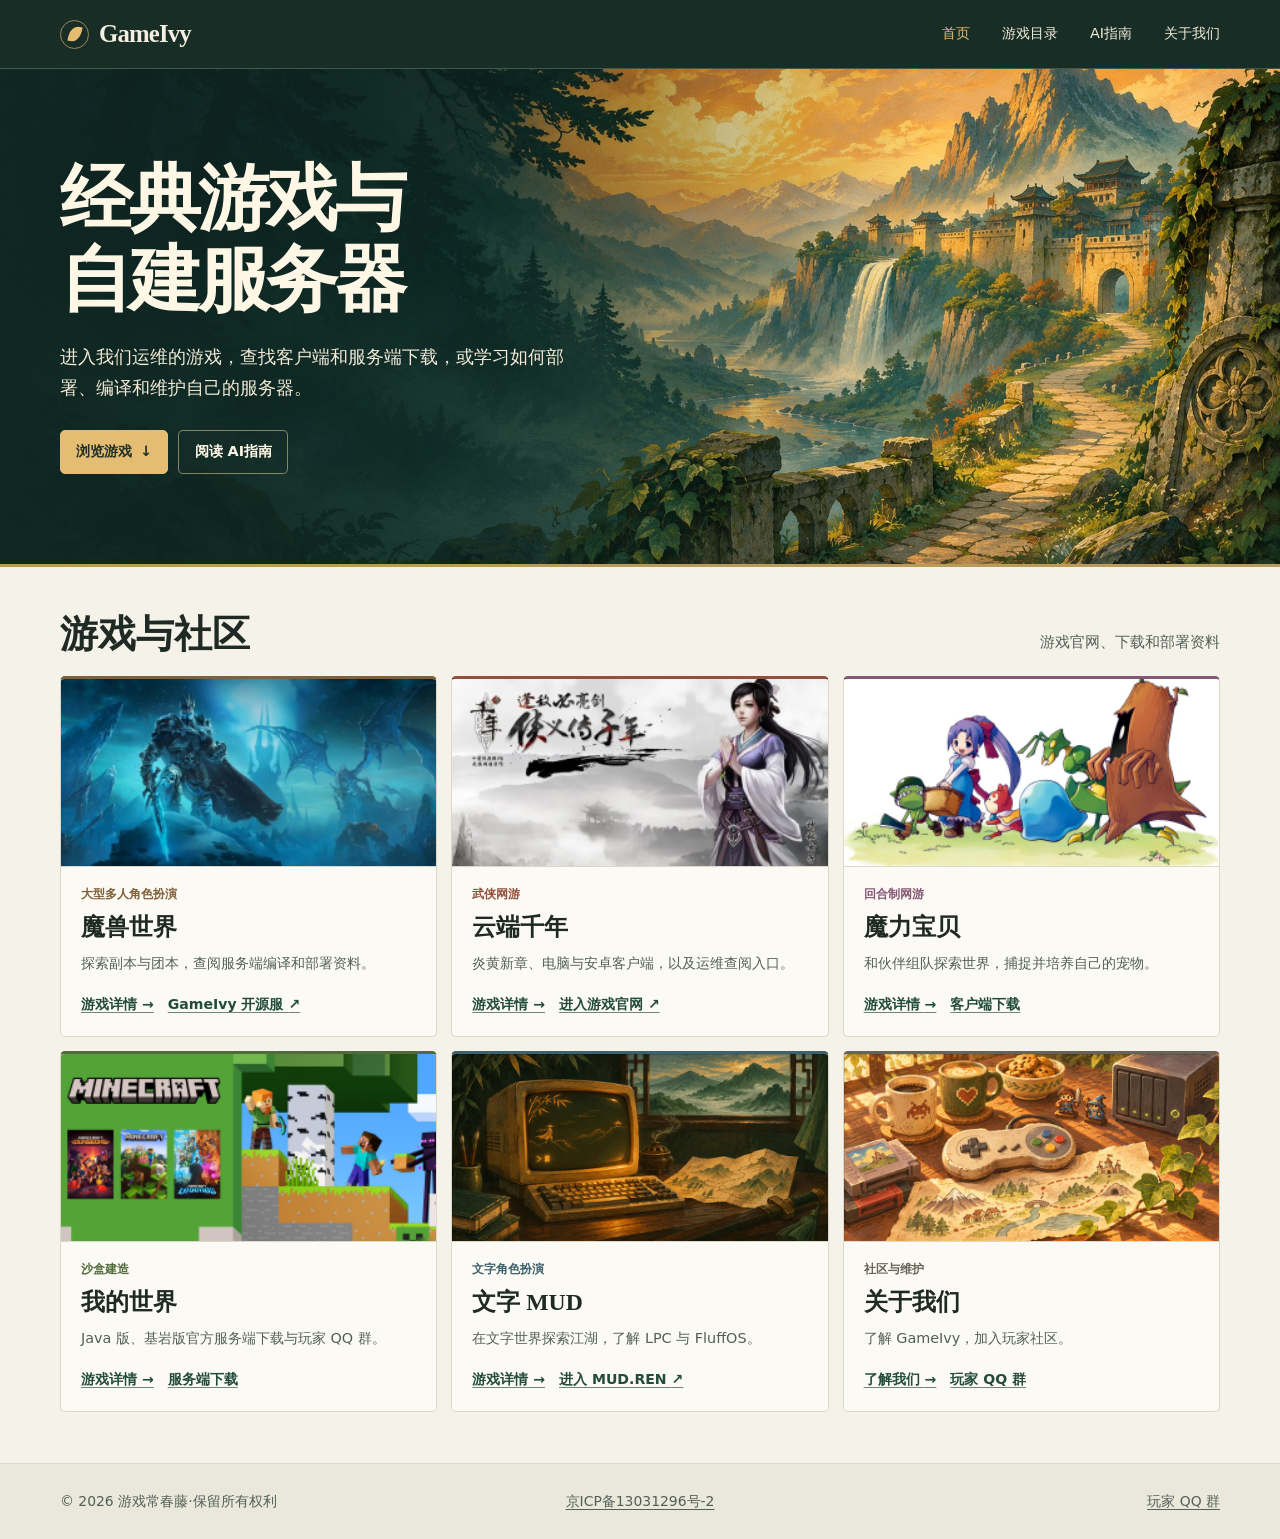
<file: index.html>
<!doctype html>
<html lang="zh-CN">
<head>
  <meta charset="utf-8">
  <meta name="viewport" content="width=device-width, initial-scale=1">
  <meta name="description" content="GameIvy 汇集魔兽世界、云端千年、魔力宝贝、我的世界与文字 MUD 的游戏入口、下载、社区和 AI指南。">
  <title>GameIvy · 经典游戏与自建服务器</title>
  <link rel="stylesheet" href="./gameivy.css">
  </head>
<body>
  <a class="skip" href="#main">跳至主要内容</a>
  <header class="site-header">
    <div class="wrap site-bar">
      <a class="brand" href="./" aria-label="GameIvy 首页"><span class="brand-mark" aria-hidden="true"></span>GameIvy</a>
      <nav class="site-nav" aria-label="主导航">
        <a href="./" aria-current="page">首页</a>
        <a href="./#games">游戏目录</a>
        <a href="./ai.html">AI指南</a>
        <a href="./about.html">关于我们</a>
      </nav>
    </div>
  </header>
  <main id="main">
    <section class="hero" aria-labelledby="hero-title">
      <div class="wrap hero-inner">
        <h1 id="hero-title">经典游戏与<br>自建服务器</h1>
        <p>进入我们运维的游戏，查找客户端和服务端下载，或学习如何部署、编译和维护自己的服务器。</p>
        <div class="actions">
          <a class="button" href="#games">浏览游戏 <span aria-hidden="true">↓</span></a>
          <a class="button secondary" href="./ai.html">阅读 AI指南</a>
        </div>
      </div>
    </section>
    <section class="wrap home-section" id="games" aria-labelledby="games-title">
      <div class="section-heading">
        <h2 id="games-title">游戏与社区</h2>
        <p>游戏官网、下载和部署资料</p>
      </div>
      <div class="module-grid">
        <article class="module-card wow">
          <img class="module-card-image" src="./wow.png" width="300" height="150" alt="" decoding="async">
          <div class="module-card-body">
            <div class="world-type">大型多人角色扮演</div>
            <h3>魔兽世界</h3>
            <p>探索副本与团本，查阅服务端编译和部署资料。</p>
            <div class="card-links">
              <a class="text-link" href="./wow.html" aria-label="游戏详情 · 魔兽世界">游戏详情 <span aria-hidden="true">→</span></a>
              <a class="text-link" href="https://wow.gameivy.com/" aria-label="魔兽世界 · GameIvy 开源服" target="_blank" rel="noopener">GameIvy 开源服 <span aria-hidden="true">↗</span></a>
            </div>
          </div>
        </article>
        <article class="module-card thousand">
          <img class="module-card-image" src="./1000y.png" width="300" height="150" alt="" decoding="async">
          <div class="module-card-body">
            <div class="world-type">武侠网游</div>
            <h3>云端千年</h3>
            <p>炎黄新章、电脑与安卓客户端，以及运维查阅入口。</p>
            <div class="card-links">
              <a class="text-link" href="./1000y.html" aria-label="游戏详情 · 云端千年">游戏详情 <span aria-hidden="true">→</span></a>
              <a class="text-link" href="https://1000y.gameivy.com/" aria-label="云端千年 · 进入游戏官网" target="_blank" rel="noopener">进入游戏官网 <span aria-hidden="true">↗</span></a>
            </div>
          </div>
        </article>
        <article class="module-card crossgate">
          <img class="module-card-image" src="./crossgate.png" width="300" height="150" alt="" decoding="async">
          <div class="module-card-body">
            <div class="world-type">回合制网游</div>
            <h3>魔力宝贝</h3>
            <p>和伙伴组队探索世界，捕捉并培养自己的宠物。</p>
            <div class="card-links">
              <a class="text-link" href="./crossgate.html" aria-label="游戏详情 · 魔力宝贝">游戏详情 <span aria-hidden="true">→</span></a>
              <a class="text-link" href="./crossgate.html#downloads" aria-label="魔力宝贝 · 客户端下载">客户端下载</a>
            </div>
          </div>
        </article>
        <article class="module-card minecraft">
          <img class="module-card-image" src="./minecraft.png" width="300" height="150" alt="" decoding="async" loading="lazy">
          <div class="module-card-body">
            <div class="world-type">沙盒建造</div>
            <h3>我的世界</h3>
            <p>Java 版、基岩版官方服务端下载与玩家 QQ 群。</p>
            <div class="card-links">
              <a class="text-link" href="./minecraft.html" aria-label="游戏详情 · 我的世界">游戏详情 <span aria-hidden="true">→</span></a>
              <a class="text-link" href="./minecraft.html#downloads" aria-label="我的世界 · 服务端下载">服务端下载</a>
            </div>
          </div>
        </article>
        <article class="module-card mud">
          <img class="module-card-image" src="./mud-card.jpg" width="800" height="400" alt="" decoding="async" loading="lazy">
          <div class="module-card-body">
            <div class="world-type">文字角色扮演</div>
            <h3>文字 MUD</h3>
            <p>在文字世界探索江湖，了解 LPC 与 FluffOS。</p>
            <div class="card-links">
              <a class="text-link" href="./mud.html" aria-label="游戏详情 · 文字 MUD">游戏详情 <span aria-hidden="true">→</span></a>
              <a class="text-link" href="https://mud.ren" aria-label="文字 MUD · 进入 MUD.REN" target="_blank" rel="noopener">进入 MUD.REN <span aria-hidden="true">↗</span></a>
            </div>
          </div>
        </article>
        <article class="module-card about">
          <img class="module-card-image" src="./about-card.jpg" width="800" height="400" alt="" decoding="async" loading="lazy">
          <div class="module-card-body">
            <div class="world-type">社区与维护</div>
            <h3>关于我们</h3>
            <p>了解 GameIvy，加入玩家社区。</p>
            <div class="card-links">
              <a class="text-link" href="./about.html" aria-label="了解我们 · GameIvy">了解我们 <span aria-hidden="true">→</span></a>
              <a class="text-link" href="./about.html#community" aria-label="关于我们 · 玩家 QQ 群">玩家 QQ 群</a>
            </div>
          </div>
        </article>
      </div>
    </section>
  </main>

  <footer class="site-footer">
    <div class="wrap footer-inner">
      <span>© 2026 游戏常春藤·保留所有权利</span>
      <a href="https://beian.miit.gov.cn/" target="_blank" rel="noopener">京ICP备13031296号-2</a>
      <a class="footer-community" href="./about.html#community">玩家 QQ 群</a>
    </div>
  </footer>
</body>
</html>
</file>
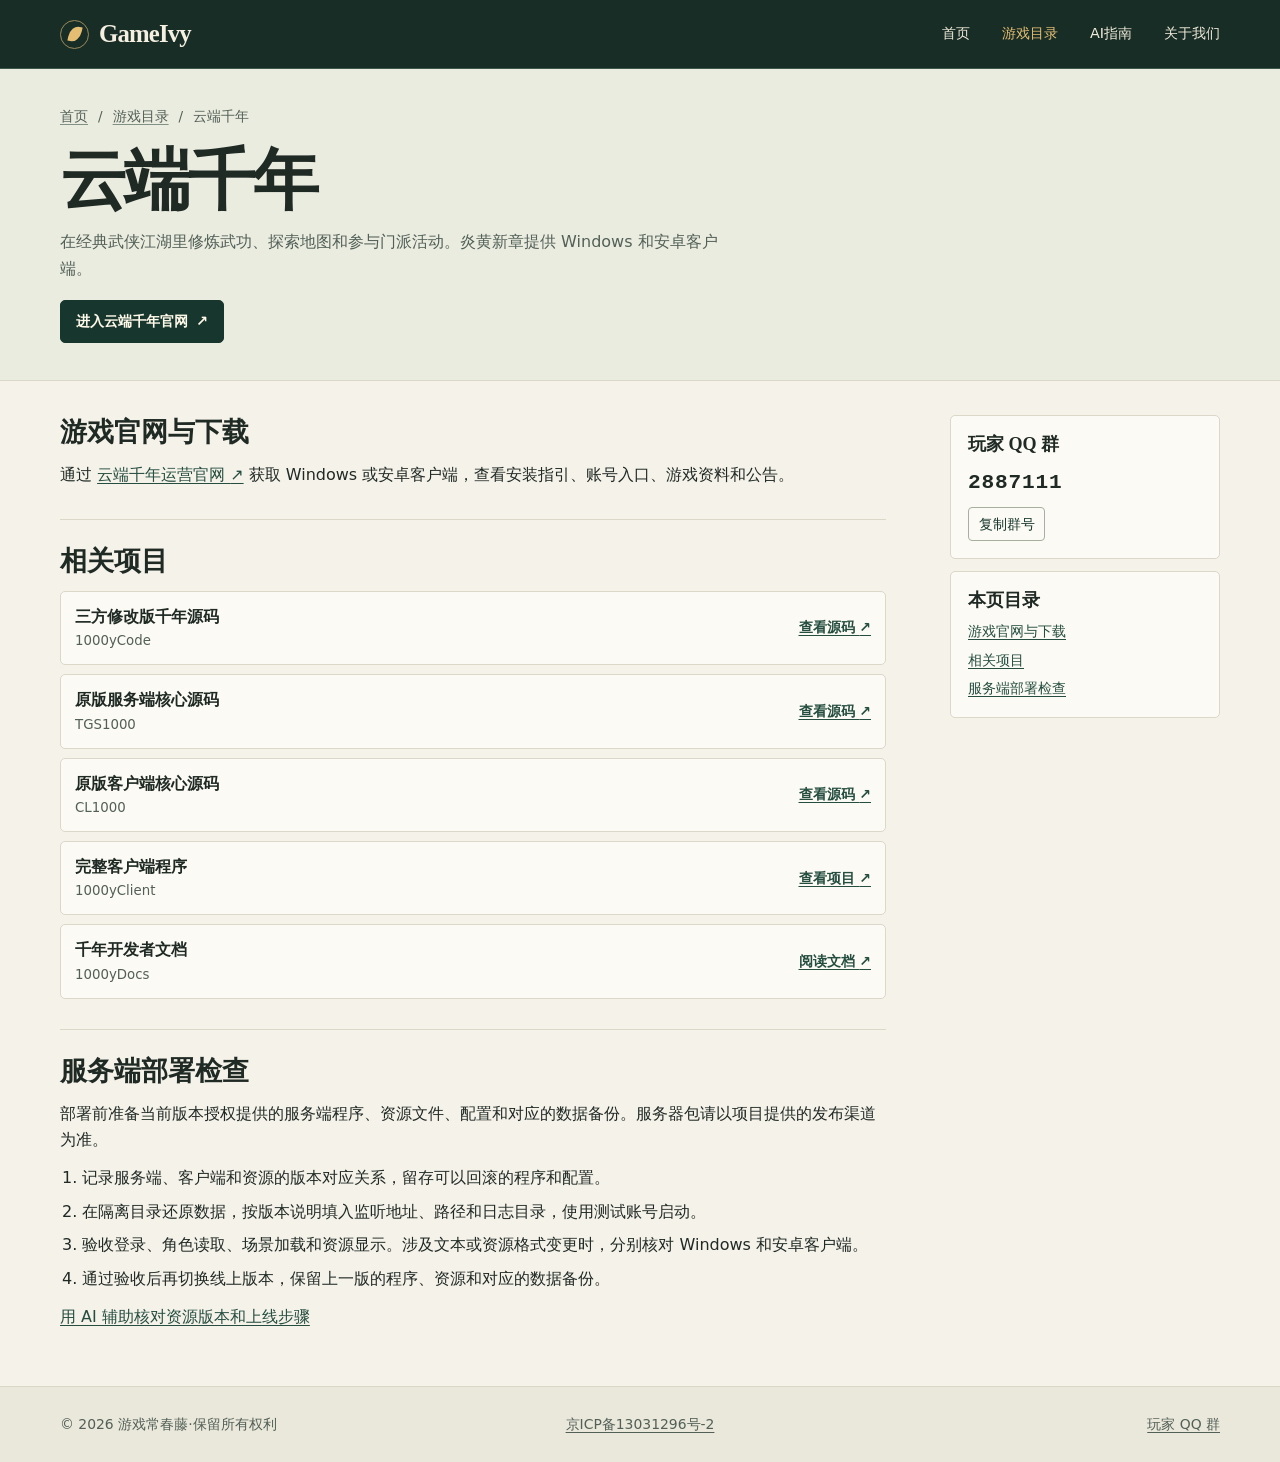
<file: 1000y.html>
<!doctype html>
<html lang="zh-CN">
<head>
  <meta charset="utf-8">
  <meta name="viewport" content="width=device-width, initial-scale=1">
  <meta name="description" content="云端千年炎黄新章运营官网、客户端入口、部署检查与 QQ 群。">
  <title>云端千年 · GameIvy</title>
  <link rel="stylesheet" href="./gameivy.css">
  <script src="./gameivy.js" defer></script>
</head>
<body>
  <a class="skip" href="#main">跳至主要内容</a>
  <header class="site-header">
    <div class="wrap site-bar">
      <a class="brand" href="./" aria-label="GameIvy 首页"><span class="brand-mark" aria-hidden="true"></span>GameIvy</a>
      <nav class="site-nav" aria-label="主导航">
        <a href="./">首页</a>
        <a href="./#games" aria-current="true">游戏目录</a>
        <a href="./ai.html">AI指南</a>
        <a href="./about.html">关于我们</a>
      </nav>
    </div>
  </header>

  <main id="main">
    <div class="article-head">
      <div class="wrap">
        <nav class="breadcrumbs" aria-label="当前位置"><a href="./">首页</a><span aria-hidden="true">/</span><a href="./#games">游戏目录</a><span aria-hidden="true">/</span><span aria-current="page">云端千年</span></nav>
        <h1>云端千年</h1>
        <p>在经典武侠江湖里修炼武功、探索地图和参与门派活动。炎黄新章提供 Windows 和安卓客户端。</p>
        <div class="actions"><a href="https://1000y.gameivy.com/" class="button" target="_blank" rel="noopener">进入云端千年官网 <span aria-hidden="true">↗</span></a></div>
      </div>
    </div>
    <div class="wrap article-layout">
      <article class="article">
        <section id="play">
          <h2>游戏官网与下载</h2>
          <p>通过 <a href="https://1000y.gameivy.com/" target="_blank" rel="noopener">云端千年运营官网 <span aria-hidden="true">↗</span></a> 获取 Windows 或安卓客户端，查看安装指引、账号入口、游戏资料和公告。</p>
        </section>
        <section id="projects">
          <h2>相关项目</h2>
          <div class="download-list">
            <div class="download">
              <div><strong>三方修改版千年源码</strong><small>1000yCode</small></div>
              <a href="https://github.com/oiuv/1000yCode.git" aria-label="查看源码 · 1000yCode" target="_blank" rel="noopener">查看源码 <span aria-hidden="true">↗</span></a>
            </div>
            <div class="download">
              <div><strong>原版服务端核心源码</strong><small>TGS1000</small></div>
              <a href="https://github.com/oiuv/TGS1000.git" aria-label="查看源码 · TGS1000" target="_blank" rel="noopener">查看源码 <span aria-hidden="true">↗</span></a>
            </div>
            <div class="download">
              <div><strong>原版客户端核心源码</strong><small>CL1000</small></div>
              <a href="https://github.com/oiuv/CL1000.git" aria-label="查看源码 · CL1000" target="_blank" rel="noopener">查看源码 <span aria-hidden="true">↗</span></a>
            </div>
            <div class="download">
              <div><strong>完整客户端程序</strong><small>1000yClient</small></div>
              <a href="https://github.com/oiuv/1000yClient.git" aria-label="查看项目 · 1000yClient" target="_blank" rel="noopener">查看项目 <span aria-hidden="true">↗</span></a>
            </div>
            <div class="download">
              <div><strong>千年开发者文档</strong><small>1000yDocs</small></div>
              <a href="https://github.com/oiuv/1000yDocs.git" aria-label="阅读文档 · 1000yDocs" target="_blank" rel="noopener">阅读文档 <span aria-hidden="true">↗</span></a>
            </div>
          </div>
        </section>
        <section id="deploy">
          <h2>服务端部署检查</h2>
          <p>部署前准备当前版本授权提供的服务端程序、资源文件、配置和对应的数据备份。服务器包请以项目提供的发布渠道为准。</p>
          <ol>
            <li>记录服务端、客户端和资源的版本对应关系，留存可以回滚的程序和配置。</li>
            <li>在隔离目录还原数据，按版本说明填入监听地址、路径和日志目录，使用测试账号启动。</li>
            <li>验收登录、角色读取、场景加载和资源显示。涉及文本或资源格式变更时，分别核对 Windows 和安卓客户端。</li>
            <li>通过验收后再切换线上版本，保留上一版的程序、资源和对应的数据备份。</li>
          </ol>
          <p><a href="./ai.html#maintenance">用 AI 辅助核对资源版本和上线步骤</a></p>
        </section>
      </article>
      <aside class="sidebar">
        <section class="side-panel" aria-labelledby="chat-title">
        <h2 id="chat-title">玩家 QQ 群</h2>
        <span class="qq-number" id="qq-group">2887111</span>
        <button class="copy" type="button" data-copy-qq="qq-group" hidden>复制群号</button>
        <span class="copy-status" role="status"></span>
      </section>
        <nav class="side-panel" aria-label="本页目录">
        <h2>本页目录</h2>
        <ul class="jump-list">
          <li><a href="#play">游戏官网与下载</a></li>
          <li><a href="#projects">相关项目</a></li>
          <li><a href="#deploy">服务端部署检查</a></li>
        </ul>
      </nav>
      </aside>
    </div>
  </main>

  <footer class="site-footer">
    <div class="wrap footer-inner">
      <span>© 2026 游戏常春藤·保留所有权利</span>
      <a href="https://beian.miit.gov.cn/" target="_blank" rel="noopener">京ICP备13031296号-2</a>
      <a class="footer-community" href="./about.html#community">玩家 QQ 群</a>
    </div>
  </footer>
</body>
</html>
</file>
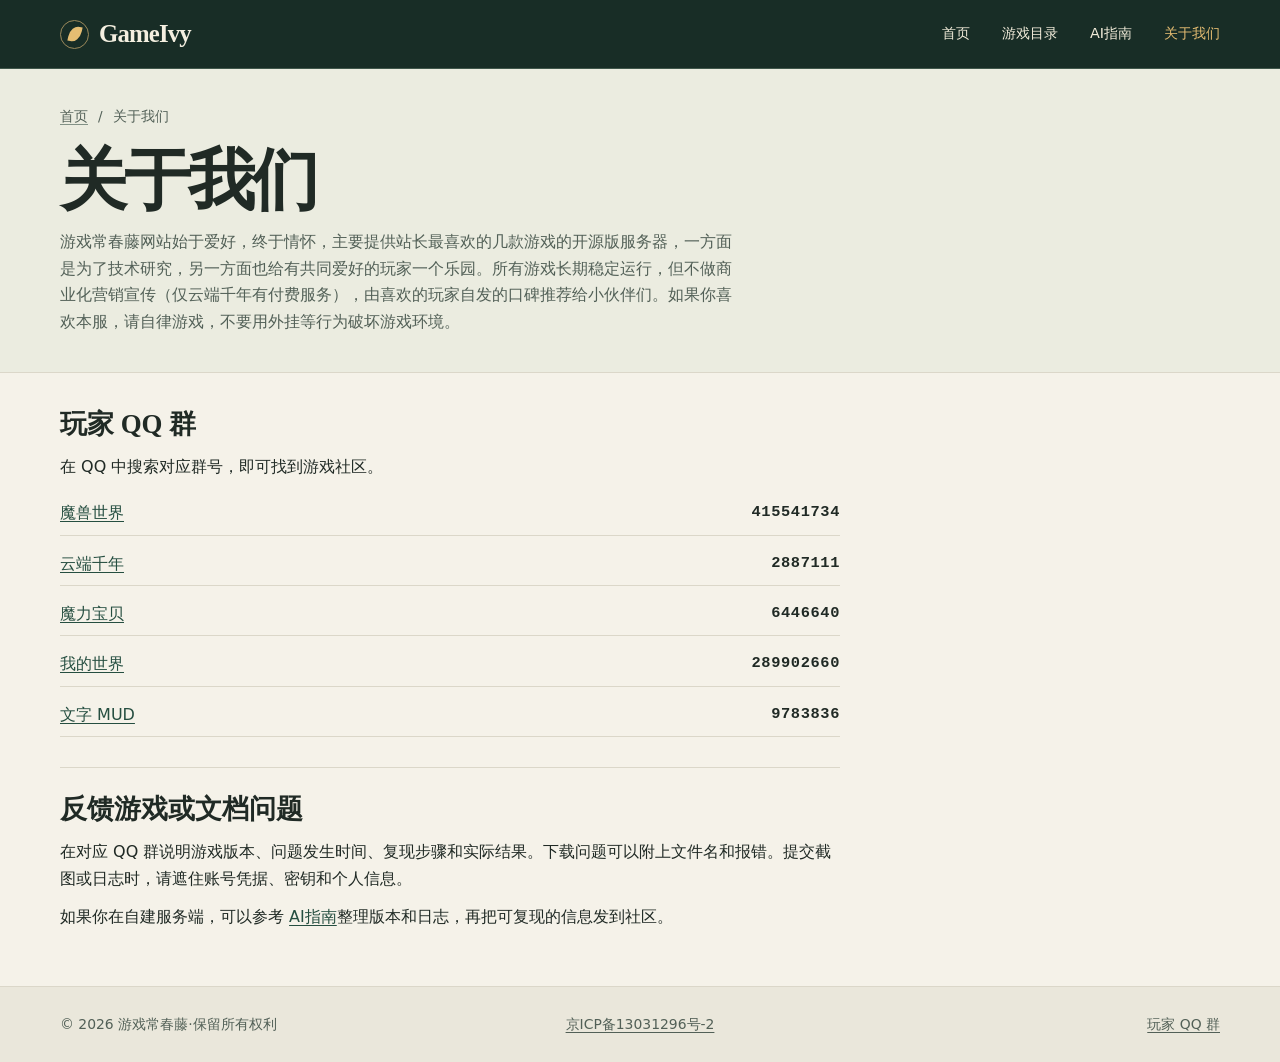
<file: about.html>
<!doctype html>
<html lang="zh-CN">
<head>
  <meta charset="utf-8">
  <meta name="viewport" content="width=device-width, initial-scale=1">
  <meta name="description" content="GameIvy 汇集我们运维的游戏入口、下载和技术资料，也为自建服务端的开发者提供部署和维护参考。">
  <title>关于我们 · GameIvy</title>
  <link rel="stylesheet" href="/gameivy.css">
</head>
<body>
  <a class="skip" href="#main">跳至主要内容</a>
  <header class="site-header">
    <div class="wrap site-bar">
      <a class="brand" href="/" aria-label="GameIvy 首页"><span class="brand-mark" aria-hidden="true"></span>GameIvy</a>
      <nav class="site-nav" aria-label="主导航">
        <a href="/">首页</a>
        <a href="/#games">游戏目录</a>
        <a href="/ai.html">AI指南</a>
        <a href="/about.html" aria-current="page">关于我们</a>
      </nav>
    </div>
  </header>
  <main id="main">
    <div class="article-head">
      <div class="wrap">
        <nav class="breadcrumbs" aria-label="当前位置"><a href="/">首页</a><span aria-hidden="true">/</span><span aria-current="page">关于我们</span></nav>
        <h1>关于我们</h1>
        <p>游戏常春藤网站始于爱好，终于情怀，主要提供站长最喜欢的几款游戏的开源版服务器，一方面是为了技术研究，另一方面也给有共同爱好的玩家一个乐园。所有游戏长期稳定运行，但不做商业化营销宣传（仅云端千年有付费服务），由喜欢的玩家自发的口碑推荐给小伙伴们。如果你喜欢本服，请自律游戏，不要用外挂等行为破坏游戏环境。</p>
      </div>
    </div>
    <div class="wrap article-layout solo">
      <article class="article">
        <section id="community">
          <h2>玩家 QQ 群</h2>
          <p>在 QQ 中搜索对应群号，即可找到游戏社区。</p>
          <ul class="community-links">
            <li><a href="/wow.html">魔兽世界</a><span class="qq-number">415541734</span></li>
            <li><a href="/1000y.html">云端千年</a><span class="qq-number">2887111</span></li>
            <li><a href="/crossgate.html">魔力宝贝</a><span class="qq-number">6446640</span></li>
            <li><a href="/minecraft.html">我的世界</a><span class="qq-number">289902660</span></li>
            <li><a href="/mud.html">文字 MUD</a><span class="qq-number">9783836</span></li>
          </ul>
        </section>
        <section id="feedback">
          <h2>反馈游戏或文档问题</h2>
          <p>在对应 QQ 群说明游戏版本、问题发生时间、复现步骤和实际结果。下载问题可以附上文件名和报错。提交截图或日志时，请遮住账号凭据、密钥和个人信息。</p>
          <p>如果你在自建服务端，可以参考 <a href="/ai.html">AI指南</a>整理版本和日志，再把可复现的信息发到社区。</p>
        </section>
      </article>
    </div>
  </main>
  <footer class="site-footer">
    <div class="wrap footer-inner">
      <span>© 2026 游戏常春藤·保留所有权利</span>
      <a href="https://beian.miit.gov.cn/" target="_blank" rel="noopener">京ICP备13031296号-2</a>
      <a class="footer-community" href="/about.html#community">玩家 QQ 群</a>
    </div>
  </footer>
</body>
</html>
</file>
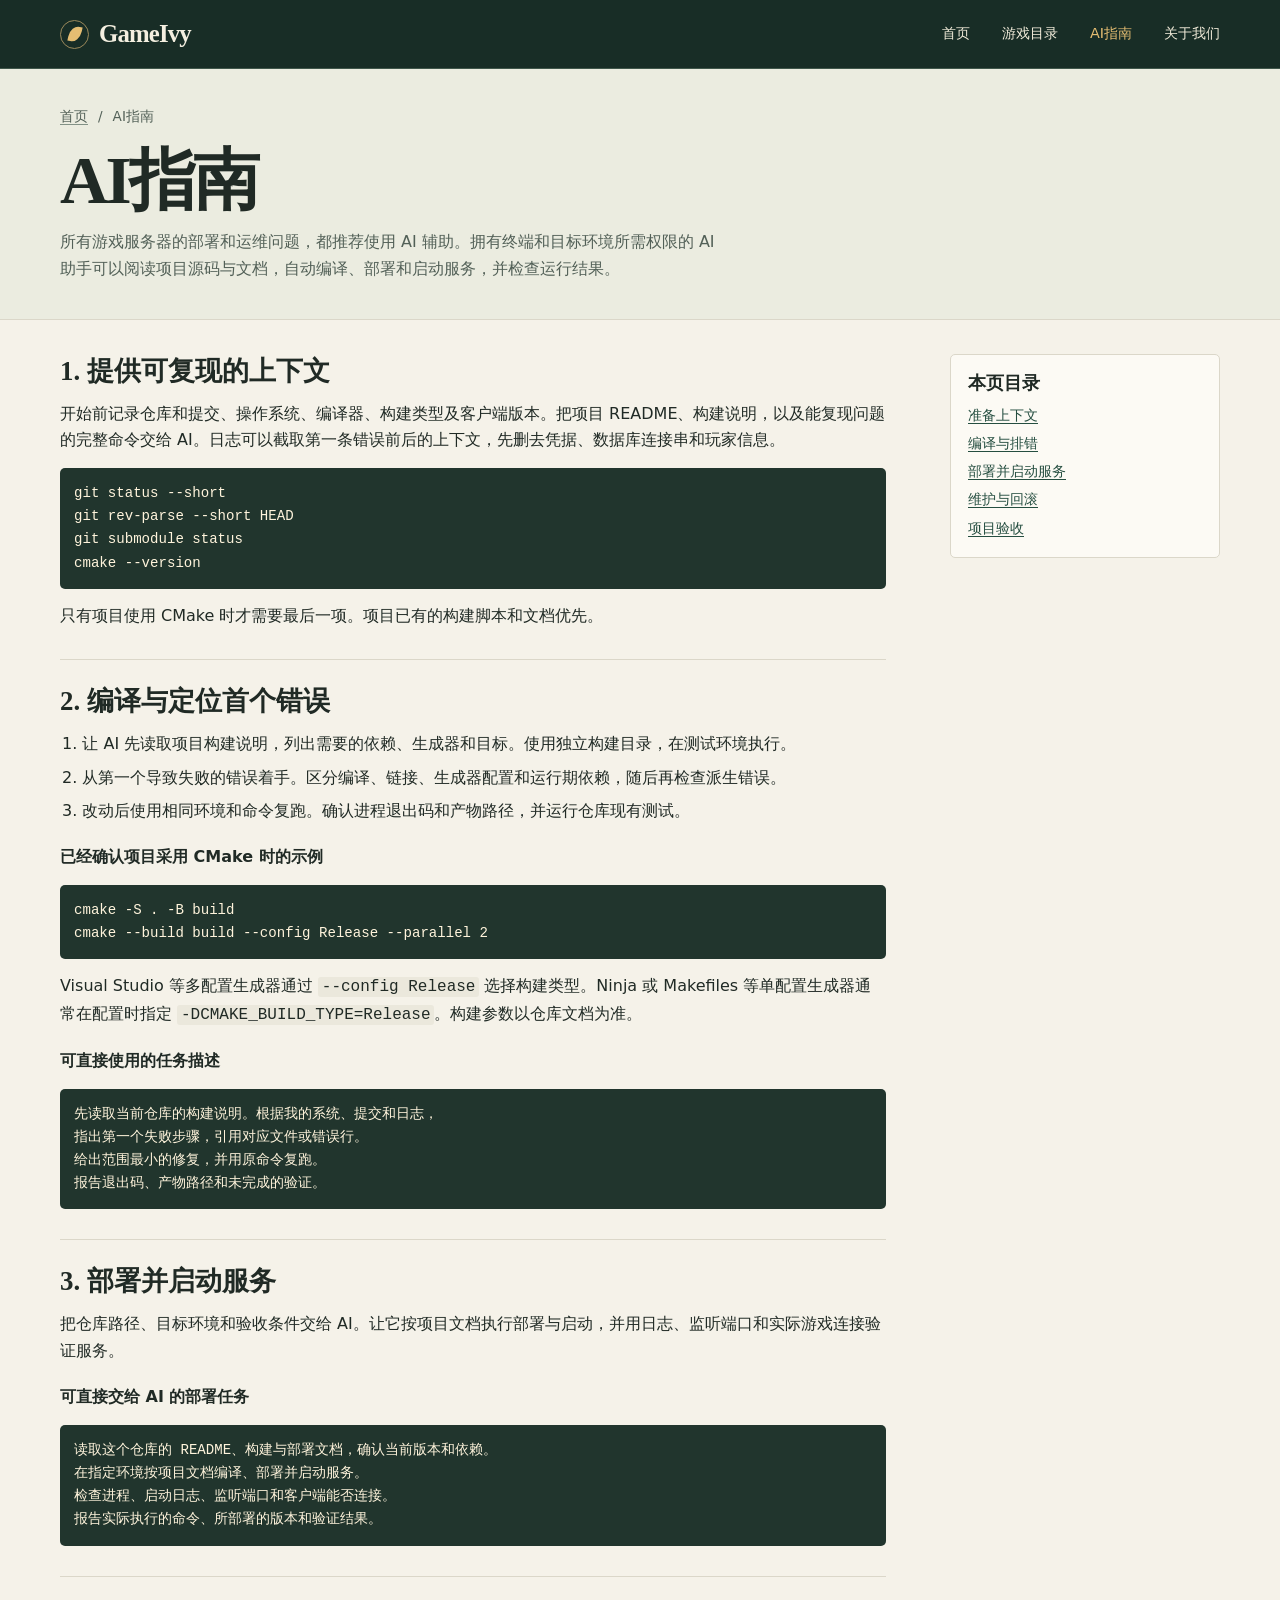
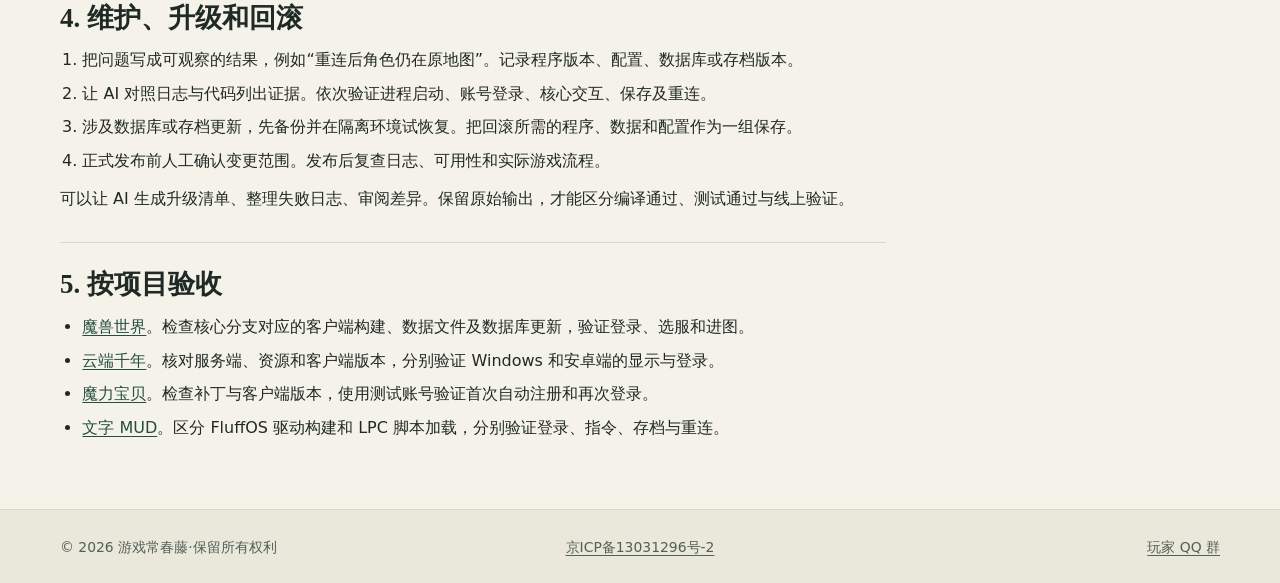
<file: ai.html>
<!doctype html>
<html lang="zh-CN">
<head>
  <meta charset="utf-8">
  <meta name="viewport" content="width=device-width, initial-scale=1">
  <meta name="description" content="使用 AI 阅读源码与文档，辅助游戏服务器编译、部署、启动和运维排错。">
  <title>AI指南 · GameIvy</title>
  <link rel="stylesheet" href="/gameivy.css">
</head>
<body>
  <a class="skip" href="#main">跳至主要内容</a>
  <header class="site-header">
    <div class="wrap site-bar">
      <a class="brand" href="/" aria-label="GameIvy 首页"><span class="brand-mark" aria-hidden="true"></span>GameIvy</a>
      <nav class="site-nav" aria-label="主导航">
        <a href="/">首页</a>
        <a href="/#games">游戏目录</a>
        <a href="/ai.html" aria-current="page">AI指南</a>
        <a href="/about.html">关于我们</a>
      </nav>
    </div>
  </header>
  <main id="main">
    <div class="article-head">
      <div class="wrap">
        <nav class="breadcrumbs" aria-label="当前位置"><a href="/">首页</a><span aria-hidden="true">/</span><span aria-current="page">AI指南</span></nav>
        <h1>AI指南</h1>
        <p>所有游戏服务器的部署和运维问题，都推荐使用 AI 辅助。拥有终端和目标环境所需权限的 AI 助手可以阅读项目源码与文档，自动编译、部署和启动服务，并检查运行结果。</p>
      </div>
    </div>
    <div class="wrap article-layout">
      <article class="article">
        <section id="prepare">
          <h2>1. 提供可复现的上下文</h2>
          <p>开始前记录仓库和提交、操作系统、编译器、构建类型及客户端版本。把项目 README、构建说明，以及能复现问题的完整命令交给 AI。日志可以截取第一条错误前后的上下文，先删去凭据、数据库连接串和玩家信息。</p>
          <pre><code>git status --short
git rev-parse --short HEAD
git submodule status
cmake --version</code></pre>
          <p>只有项目使用 CMake 时才需要最后一项。项目已有的构建脚本和文档优先。</p>
        </section>
        <section id="compile">
          <h2>2. 编译与定位首个错误</h2>
          <ol>
            <li>让 AI 先读取项目构建说明，列出需要的依赖、生成器和目标。使用独立构建目录，在测试环境执行。</li>
            <li>从第一个导致失败的错误着手。区分编译、链接、生成器配置和运行期依赖，随后再检查派生错误。</li>
            <li>改动后使用相同环境和命令复跑。确认进程退出码和产物路径，并运行仓库现有测试。</li>
          </ol>
          <h3>已经确认项目采用 CMake 时的示例</h3>
          <pre><code>cmake -S . -B build
cmake --build build --config Release --parallel 2</code></pre>
          <p>Visual Studio 等多配置生成器通过 <code>--config Release</code> 选择构建类型。Ninja 或 Makefiles 等单配置生成器通常在配置时指定 <code>-DCMAKE_BUILD_TYPE=Release</code>。构建参数以仓库文档为准。</p>
          <h3>可直接使用的任务描述</h3>
          <pre><code>先读取当前仓库的构建说明。根据我的系统、提交和日志，
指出第一个失败步骤，引用对应文件或错误行。
给出范围最小的修复，并用原命令复跑。
报告退出码、产物路径和未完成的验证。</code></pre>
        </section>
        <section id="deploy">
          <h2>3. 部署并启动服务</h2>
          <p>把仓库路径、目标环境和验收条件交给 AI。让它按项目文档执行部署与启动，并用日志、监听端口和实际游戏连接验证服务。</p>
          <h3>可直接交给 AI 的部署任务</h3>
          <pre><code>读取这个仓库的 README、构建与部署文档，确认当前版本和依赖。
在指定环境按项目文档编译、部署并启动服务。
检查进程、启动日志、监听端口和客户端能否连接。
报告实际执行的命令、所部署的版本和验证结果。</code></pre>
        </section>
        <section id="maintenance">
          <h2>4. 维护、升级和回滚</h2>
          <ol>
            <li>把问题写成可观察的结果，例如“重连后角色仍在原地图”。记录程序版本、配置、数据库或存档版本。</li>
            <li>让 AI 对照日志与代码列出证据。依次验证进程启动、账号登录、核心交互、保存及重连。</li>
            <li>涉及数据库或存档更新，先备份并在隔离环境试恢复。把回滚所需的程序、数据和配置作为一组保存。</li>
            <li>正式发布前人工确认变更范围。发布后复查日志、可用性和实际游戏流程。</li>
          </ol>
          <p>可以让 AI 生成升级清单、整理失败日志、审阅差异。保留原始输出，才能区分编译通过、测试通过与线上验证。</p>
        </section>
        <section id="examples">
          <h2>5. 按项目验收</h2>
          <ul>
            <li><a href="/wow.html#deploy">魔兽世界</a>。检查核心分支对应的客户端构建、数据文件及数据库更新，验证登录、选服和进图。</li>
            <li><a href="/1000y.html#deploy">云端千年</a>。核对服务端、资源和客户端版本，分别验证 Windows 和安卓端的显示与登录。</li>
            <li><a href="/crossgate.html#deploy">魔力宝贝</a>。检查补丁与客户端版本，使用测试账号验证首次自动注册和再次登录。</li>
            <li><a href="/mud.html#deploy">文字 MUD</a>。区分 FluffOS 驱动构建和 LPC 脚本加载，分别验证登录、指令、存档与重连。</li>
          </ul>
        </section>
      </article>
      <aside class="sidebar">
        <nav class="side-panel" aria-label="本页目录">
          <h2>本页目录</h2>
          <ul class="jump-list">
            <li><a href="#prepare">准备上下文</a></li>
            <li><a href="#compile">编译与排错</a></li>
            <li><a href="#deploy">部署并启动服务</a></li>
            <li><a href="#maintenance">维护与回滚</a></li>
            <li><a href="#examples">项目验收</a></li>
          </ul>
        </nav>
      </aside>
    </div>
  </main>
  <footer class="site-footer">
    <div class="wrap footer-inner">
      <span>© 2026 游戏常春藤·保留所有权利</span>
      <a href="https://beian.miit.gov.cn/" target="_blank" rel="noopener">京ICP备13031296号-2</a>
      <a class="footer-community" href="/about.html#community">玩家 QQ 群</a>
    </div>
  </footer>
</body>
</html>
</file>
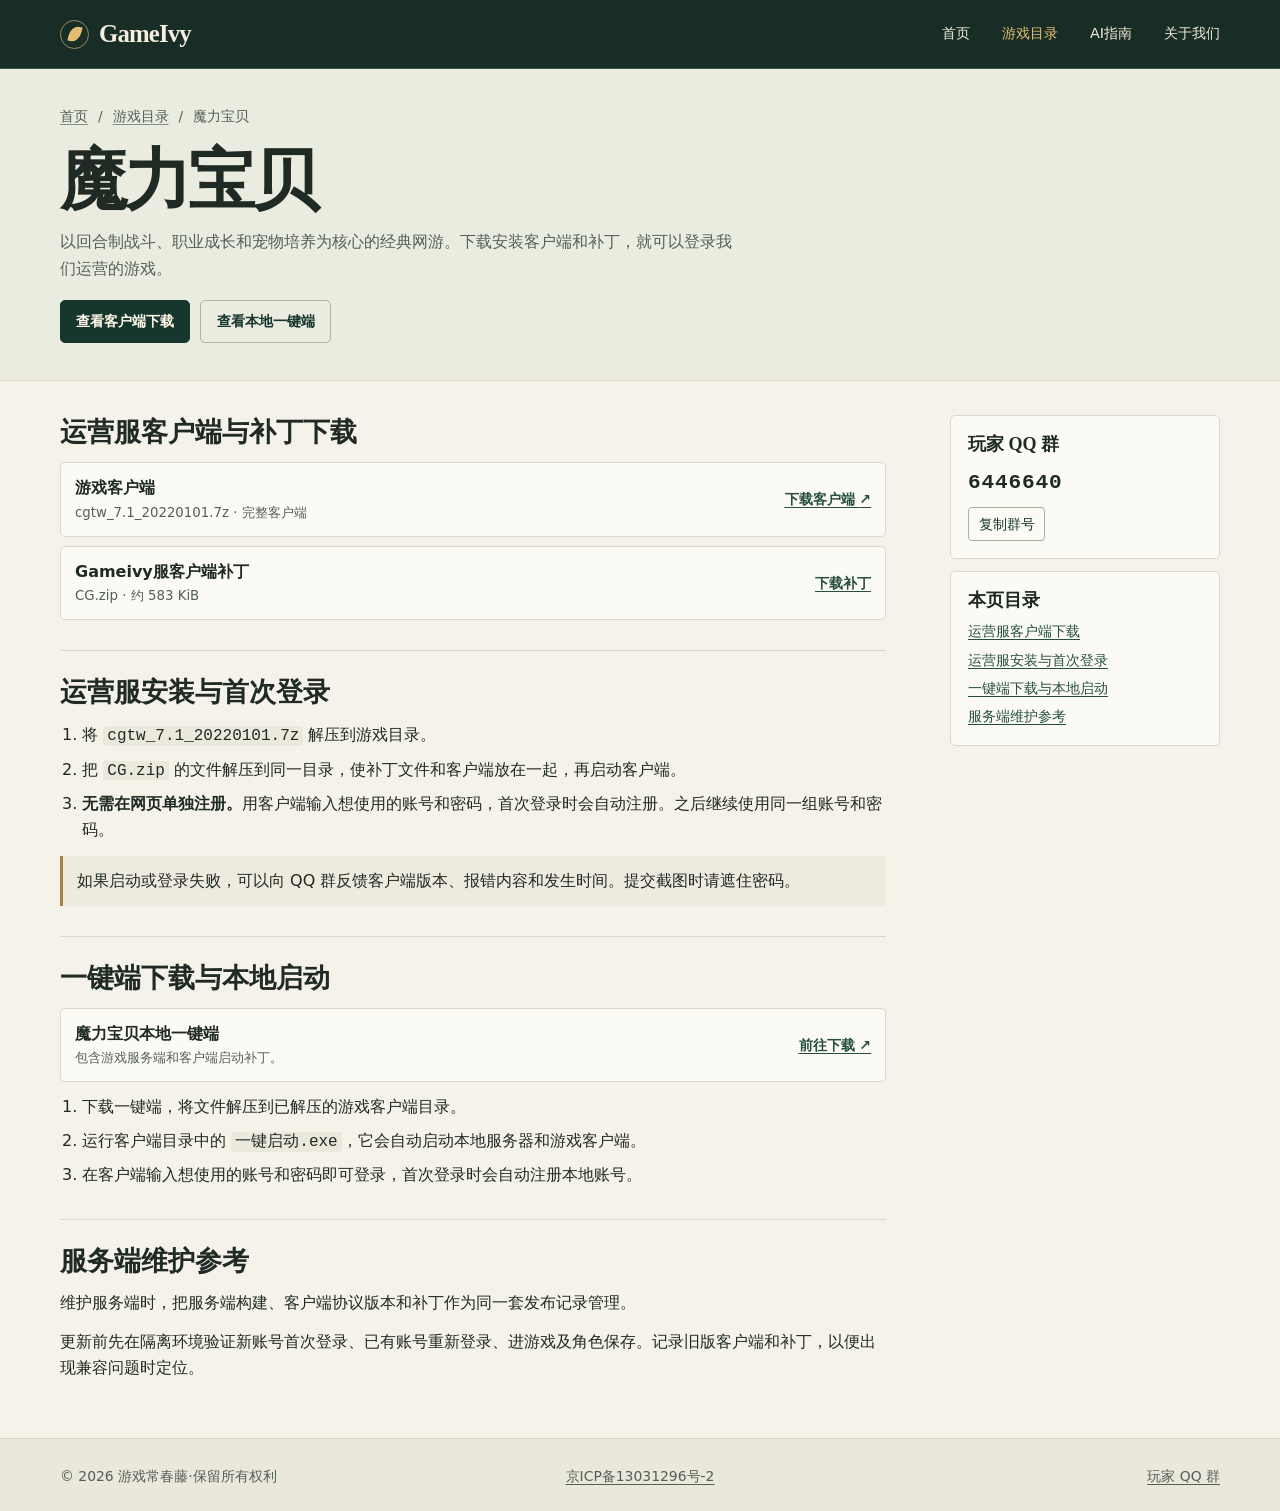
<file: crossgate.html>
<!doctype html>
<html lang="zh-CN">
<head>
  <meta charset="utf-8">
  <meta name="viewport" content="width=device-width, initial-scale=1">
  <meta name="description" content="魔力宝贝运营服客户端及 CG.zip 补丁、本地一键端下载与启动说明、玩家 QQ 群。">
  <title>魔力宝贝 · GameIvy</title>
  <link rel="stylesheet" href="./gameivy.css">
  <script src="./gameivy.js" defer></script>
</head>
<body>
  <a class="skip" href="#main">跳至主要内容</a>
  <header class="site-header">
    <div class="wrap site-bar">
      <a class="brand" href="./" aria-label="GameIvy 首页"><span class="brand-mark" aria-hidden="true"></span>GameIvy</a>
      <nav class="site-nav" aria-label="主导航">
        <a href="./">首页</a>
        <a href="./#games" aria-current="true">游戏目录</a>
        <a href="./ai.html">AI指南</a>
        <a href="./about.html">关于我们</a>
      </nav>
    </div>
  </header>

  <main id="main">
    <div class="article-head">
      <div class="wrap">
        <nav class="breadcrumbs" aria-label="当前位置"><a href="./">首页</a><span aria-hidden="true">/</span><a href="./#games">游戏目录</a><span aria-hidden="true">/</span><span aria-current="page">魔力宝贝</span></nav>
        <h1>魔力宝贝</h1>
        <p>以回合制战斗、职业成长和宠物培养为核心的经典网游。下载安装客户端和补丁，就可以登录我们运营的游戏。</p>
        <div class="actions">
          <a class="button" href="#downloads">查看客户端下载</a>
          <a class="button secondary" href="#one-click">查看本地一键端</a>
        </div>
      </div>
    </div>
    <div class="wrap article-layout">
      <article class="article">
        <section id="downloads">
          <h2>运营服客户端与补丁下载</h2>
          <div class="download-list">
            <div class="download">
              <div><strong>游戏客户端</strong><small>cgtw_7.1_20220101.7z · 完整客户端</small></div>
              <a href="https://down.cgmsv.com/cgtw_7.1_20220101.7z" aria-label="下载客户端 · 游戏客户端" target="_blank" rel="noopener">下载客户端 <span aria-hidden="true">↗</span></a>
            </div>
            <div class="download">
              <div><strong>Gameivy服客户端补丁</strong><small>CG.zip · 约 583 KiB</small></div>
              <a href="./downloads/CG.zip" aria-label="下载补丁 · Gameivy服客户端补丁">下载补丁</a>
            </div>
          </div>
        </section>
        <section id="login">
          <h2>运营服安装与首次登录</h2>
          <ol>
            <li>将 <code>cgtw_7.1_20220101.7z</code> 解压到游戏目录。</li>
            <li>把 <code>CG.zip</code> 的文件解压到同一目录，使补丁文件和客户端放在一起，再启动客户端。</li>
            <li><strong>无需在网页单独注册。</strong>用客户端输入想使用的账号和密码，首次登录时会自动注册。之后继续使用同一组账号和密码。</li>
          </ol>
          <p class="note">如果启动或登录失败，可以向 QQ 群反馈客户端版本、报错内容和发生时间。提交截图时请遮住密码。</p>
        </section>
        <section id="one-click">
          <h2>一键端下载与本地启动</h2>
          <div class="download-list">
            <div class="download">
              <div><strong>魔力宝贝本地一键端</strong><small>包含游戏服务端和客户端启动补丁。</small></div>
              <a href="https://down.cgmsv.com/cgmsv_latest.html" aria-label="打开魔力宝贝本地一键端下载页" target="_blank" rel="noopener">前往下载 <span aria-hidden="true">↗</span></a>
            </div>
          </div>
          <ol>
            <li>下载一键端，将文件解压到已解压的游戏客户端目录。</li>
            <li>运行客户端目录中的 <code>一键启动.exe</code>，它会自动启动本地服务器和游戏客户端。</li>
            <li>在客户端输入想使用的账号和密码即可登录，首次登录时会自动注册本地账号。</li>
          </ol>
        </section>
        <section id="deploy">
          <h2>服务端维护参考</h2>
          <p>维护服务端时，把服务端构建、客户端协议版本和补丁作为同一套发布记录管理。</p>
          <p>更新前先在隔离环境验证新账号首次登录、已有账号重新登录、进游戏及角色保存。记录旧版客户端和补丁，以便出现兼容问题时定位。</p>
        </section>
      </article>
      <aside class="sidebar">
        <section class="side-panel" aria-labelledby="chat-title">
        <h2 id="chat-title">玩家 QQ 群</h2>
        <span class="qq-number" id="qq-group">6446640</span>
        <button class="copy" type="button" data-copy-qq="qq-group" hidden>复制群号</button>
        <span class="copy-status" role="status"></span>
      </section>
        <nav class="side-panel" aria-label="本页目录">
        <h2>本页目录</h2>
        <ul class="jump-list">
          <li><a href="#downloads">运营服客户端下载</a></li>
          <li><a href="#login">运营服安装与首次登录</a></li>
          <li><a href="#one-click">一键端下载与本地启动</a></li>
          <li><a href="#deploy">服务端维护参考</a></li>
        </ul>
      </nav>
      </aside>
    </div>
  </main>

  <footer class="site-footer">
    <div class="wrap footer-inner">
      <span>© 2026 游戏常春藤·保留所有权利</span>
      <a href="https://beian.miit.gov.cn/" target="_blank" rel="noopener">京ICP备13031296号-2</a>
      <a class="footer-community" href="./about.html#community">玩家 QQ 群</a>
    </div>
  </footer>
</body>
</html>
</file>
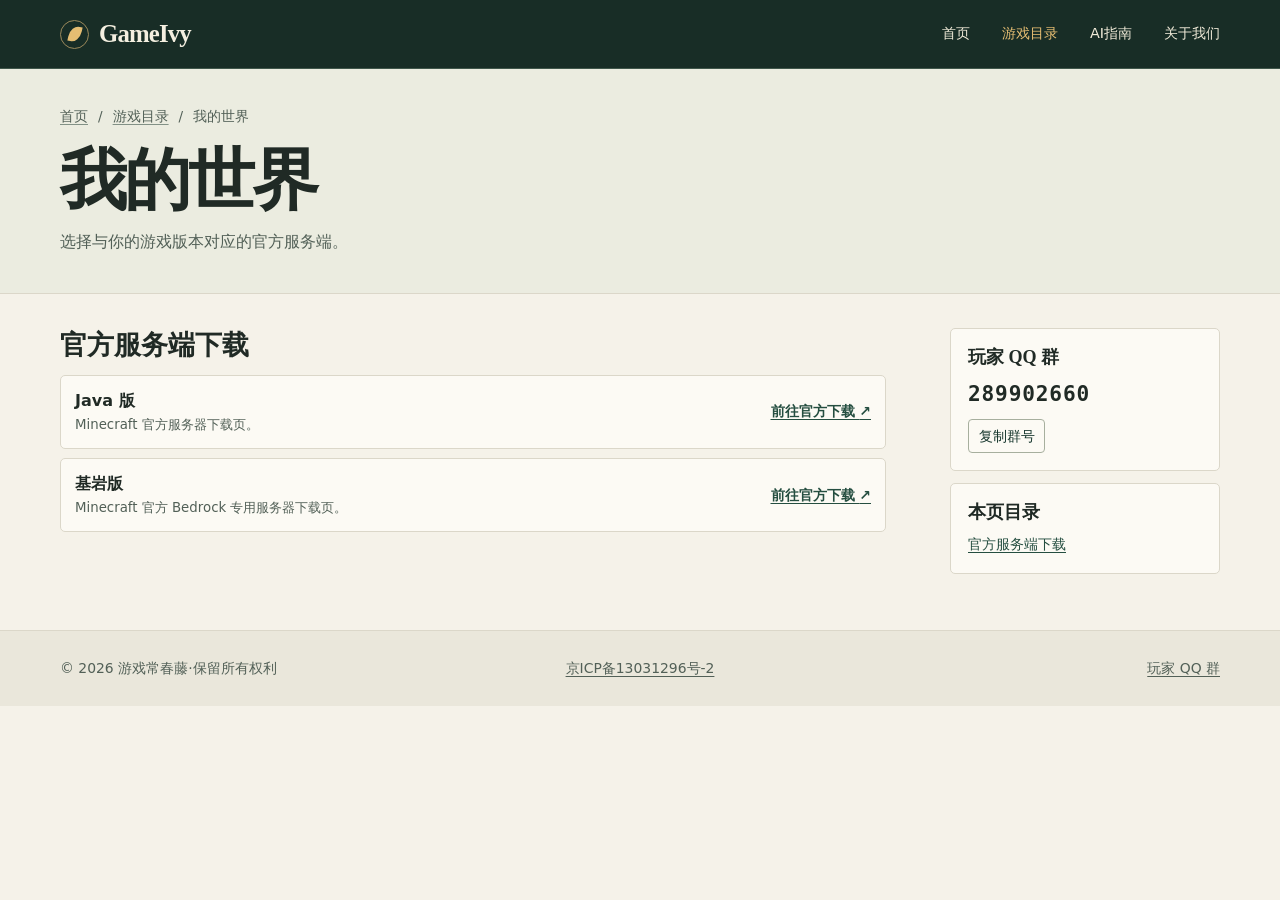
<file: minecraft.html>
<!doctype html>
<html lang="zh-CN">
<head>
  <meta charset="utf-8">
  <meta name="viewport" content="width=device-width, initial-scale=1">
  <meta name="description" content="Minecraft Java 版和基岩版官方服务端下载入口，以及玩家 QQ 群。">
  <title>我的世界 · GameIvy</title>
  <link rel="stylesheet" href="./gameivy.css">
  <script src="./gameivy.js" defer></script>
</head>
<body>
  <a class="skip" href="#main">跳至主要内容</a>
  <header class="site-header">
    <div class="wrap site-bar">
      <a class="brand" href="./" aria-label="GameIvy 首页"><span class="brand-mark" aria-hidden="true"></span>GameIvy</a>
      <nav class="site-nav" aria-label="主导航">
        <a href="./">首页</a>
        <a href="./#games" aria-current="true">游戏目录</a>
        <a href="./ai.html">AI指南</a>
        <a href="./about.html">关于我们</a>
      </nav>
    </div>
  </header>

  <main id="main">
    <div class="article-head">
      <div class="wrap">
        <nav class="breadcrumbs" aria-label="当前位置"><a href="./">首页</a><span aria-hidden="true">/</span><a href="./#games">游戏目录</a><span aria-hidden="true">/</span><span aria-current="page">我的世界</span></nav>
        <h1>我的世界</h1>
        <p>选择与你的游戏版本对应的官方服务端。</p>
      </div>
    </div>
    <div class="wrap article-layout">
      <article class="article">
        <section id="downloads">
          <h2>官方服务端下载</h2>
          <div class="download-list">
            <div class="download">
              <div><strong>Java 版</strong><small>Minecraft 官方服务器下载页。</small></div>
              <a href="https://www.minecraft.net/zh-hans/download/server" aria-label="前往官方下载 · Java 版" target="_blank" rel="noopener">前往官方下载 <span aria-hidden="true">↗</span></a>
            </div>
            <div class="download">
              <div><strong>基岩版</strong><small>Minecraft 官方 Bedrock 专用服务器下载页。</small></div>
              <a href="https://www.minecraft.net/zh-hans/download/server/bedrock" aria-label="前往官方下载 · 基岩版" target="_blank" rel="noopener">前往官方下载 <span aria-hidden="true">↗</span></a>
            </div>
          </div>
        </section>
      </article>
      <aside class="sidebar">
        <section class="side-panel" aria-labelledby="chat-title">
        <h2 id="chat-title">玩家 QQ 群</h2>
        <span class="qq-number" id="qq-group">289902660</span>
        <button class="copy" type="button" data-copy-qq="qq-group" hidden>复制群号</button>
        <span class="copy-status" role="status"></span>
      </section>
        <nav class="side-panel" aria-label="本页目录">
        <h2>本页目录</h2>
        <ul class="jump-list">
          <li><a href="#downloads">官方服务端下载</a></li>
        </ul>
      </nav>
      </aside>
    </div>
  </main>

  <footer class="site-footer">
    <div class="wrap footer-inner">
      <span>© 2026 游戏常春藤·保留所有权利</span>
      <a href="https://beian.miit.gov.cn/" target="_blank" rel="noopener">京ICP备13031296号-2</a>
      <a class="footer-community" href="./about.html#community">玩家 QQ 群</a>
    </div>
  </footer>
</body>
</html>
</file>
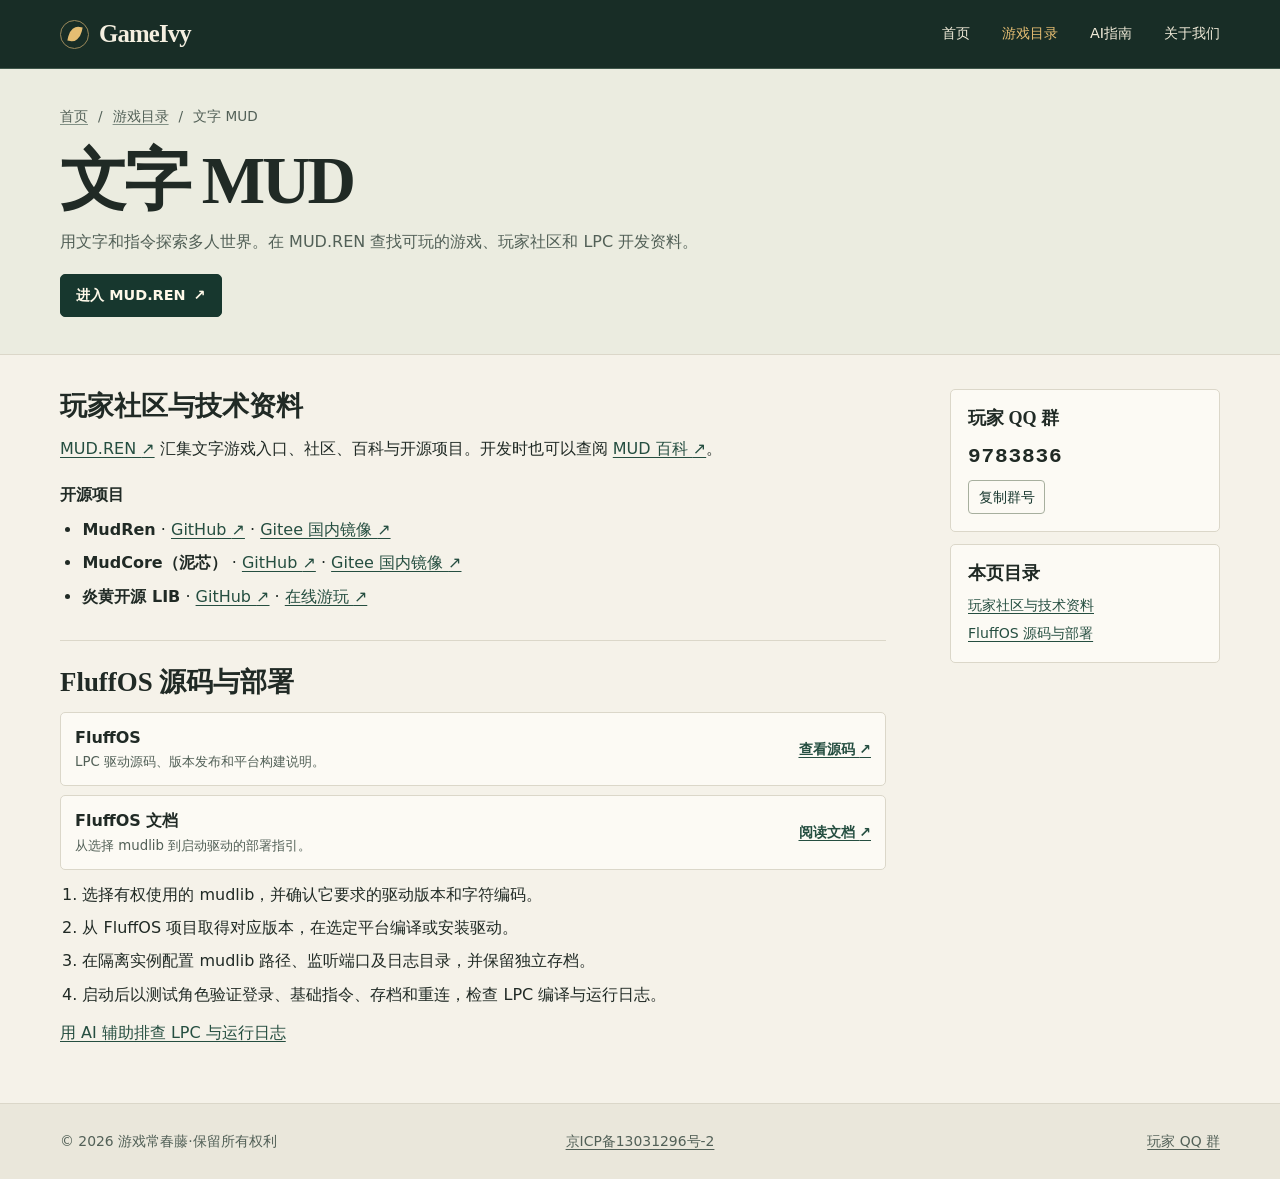
<file: mud.html>
<!doctype html>
<html lang="zh-CN">
<head>
  <meta charset="utf-8">
  <meta name="viewport" content="width=device-width, initial-scale=1">
  <meta name="description" content="文字 MUD、MUD.REN、FluffOS 服务端资料、LPC 技术参考和玩家 QQ 群。">
  <title>文字 MUD · GameIvy</title>
  <link rel="stylesheet" href="./gameivy.css">
  <script src="./gameivy.js" defer></script>
</head>
<body>
  <a class="skip" href="#main">跳至主要内容</a>
  <header class="site-header">
    <div class="wrap site-bar">
      <a class="brand" href="./" aria-label="GameIvy 首页"><span class="brand-mark" aria-hidden="true"></span>GameIvy</a>
      <nav class="site-nav" aria-label="主导航">
        <a href="./">首页</a>
        <a href="./#games" aria-current="true">游戏目录</a>
        <a href="./ai.html">AI指南</a>
        <a href="./about.html">关于我们</a>
      </nav>
    </div>
  </header>

  <main id="main">
    <div class="article-head">
      <div class="wrap">
        <nav class="breadcrumbs" aria-label="当前位置"><a href="./">首页</a><span aria-hidden="true">/</span><a href="./#games">游戏目录</a><span aria-hidden="true">/</span><span aria-current="page">文字 MUD</span></nav>
        <h1>文字 MUD</h1>
        <p>用文字和指令探索多人世界。在 MUD.REN 查找可玩的游戏、玩家社区和 LPC 开发资料。</p>
        <div class="actions"><a href="https://mud.ren" class="button" target="_blank" rel="noopener">进入 MUD.REN <span aria-hidden="true">↗</span></a></div>
      </div>
    </div>
    <div class="wrap article-layout">
      <article class="article">
        <section id="play">
          <h2>玩家社区与技术资料</h2>
          <p><a href="https://mud.ren" target="_blank" rel="noopener">MUD.REN <span aria-hidden="true">↗</span></a> 汇集文字游戏入口、社区、百科与开源项目。开发时也可以查阅 <a href="https://wiki.mud.ren/" target="_blank" rel="noopener">MUD 百科 <span aria-hidden="true">↗</span></a>。</p>
          <h3>开源项目</h3>
          <ul>
            <li><strong>MudRen</strong> · <a href="https://github.com/mudren" aria-label="GitHub · MudRen" target="_blank" rel="noopener">GitHub <span aria-hidden="true">↗</span></a> · <a href="https://gitee.com/mudren" aria-label="Gitee 国内镜像 · MudRen" target="_blank" rel="noopener">Gitee 国内镜像 <span aria-hidden="true">↗</span></a></li>
            <li><strong>MudCore（泥芯）</strong> · <a href="https://github.com/mudcore" aria-label="GitHub · MudCore" target="_blank" rel="noopener">GitHub <span aria-hidden="true">↗</span></a> · <a href="https://gitee.com/mudcore" aria-label="Gitee 国内镜像 · MudCore" target="_blank" rel="noopener">Gitee 国内镜像 <span aria-hidden="true">↗</span></a></li>
            <li><strong>炎黄开源 LIB</strong> · <a href="https://github.com/oiuv/mud" aria-label="GitHub · 炎黄开源 LIB" target="_blank" rel="noopener">GitHub <span aria-hidden="true">↗</span></a> · <a href="https://mud.ren:8888/" aria-label="在线游玩 · 炎黄" target="_blank" rel="noopener">在线游玩 <span aria-hidden="true">↗</span></a></li>
          </ul>
        </section>
        <section id="deploy">
          <h2>FluffOS 源码与部署</h2>
          <div class="download-list">
            <div class="download">
              <div><strong>FluffOS</strong><small>LPC 驱动源码、版本发布和平台构建说明。</small></div>
              <a href="https://github.com/fluffos/fluffos" aria-label="查看源码 · FluffOS" target="_blank" rel="noopener">查看源码 <span aria-hidden="true">↗</span></a>
            </div>
            <div class="download">
              <div><strong>FluffOS 文档</strong><small>从选择 mudlib 到启动驱动的部署指引。</small></div>
              <a href="https://www.fluffos.info/" aria-label="阅读文档 · FluffOS 文档" target="_blank" rel="noopener">阅读文档 <span aria-hidden="true">↗</span></a>
            </div>
          </div>
          <ol>
            <li>选择有权使用的 mudlib，并确认它要求的驱动版本和字符编码。</li>
            <li>从 FluffOS 项目取得对应版本，在选定平台编译或安装驱动。</li>
            <li>在隔离实例配置 mudlib 路径、监听端口及日志目录，并保留独立存档。</li>
            <li>启动后以测试角色验证登录、基础指令、存档和重连，检查 LPC 编译与运行日志。</li>
          </ol>
          <p><a href="./ai.html#maintenance">用 AI 辅助排查 LPC 与运行日志</a></p>
        </section>
      </article>
      <aside class="sidebar">
        <section class="side-panel" aria-labelledby="chat-title">
        <h2 id="chat-title">玩家 QQ 群</h2>
        <span class="qq-number" id="qq-group">9783836</span>
        <button class="copy" type="button" data-copy-qq="qq-group" hidden>复制群号</button>
        <span class="copy-status" role="status"></span>
      </section>
        <nav class="side-panel" aria-label="本页目录">
        <h2>本页目录</h2>
        <ul class="jump-list">
          <li><a href="#play">玩家社区与技术资料</a></li>
          <li><a href="#deploy">FluffOS 源码与部署</a></li>
        </ul>
      </nav>
      </aside>
    </div>
  </main>

  <footer class="site-footer">
    <div class="wrap footer-inner">
      <span>© 2026 游戏常春藤·保留所有权利</span>
      <a href="https://beian.miit.gov.cn/" target="_blank" rel="noopener">京ICP备13031296号-2</a>
      <a class="footer-community" href="./about.html#community">玩家 QQ 群</a>
    </div>
  </footer>
</body>
</html>
</file>
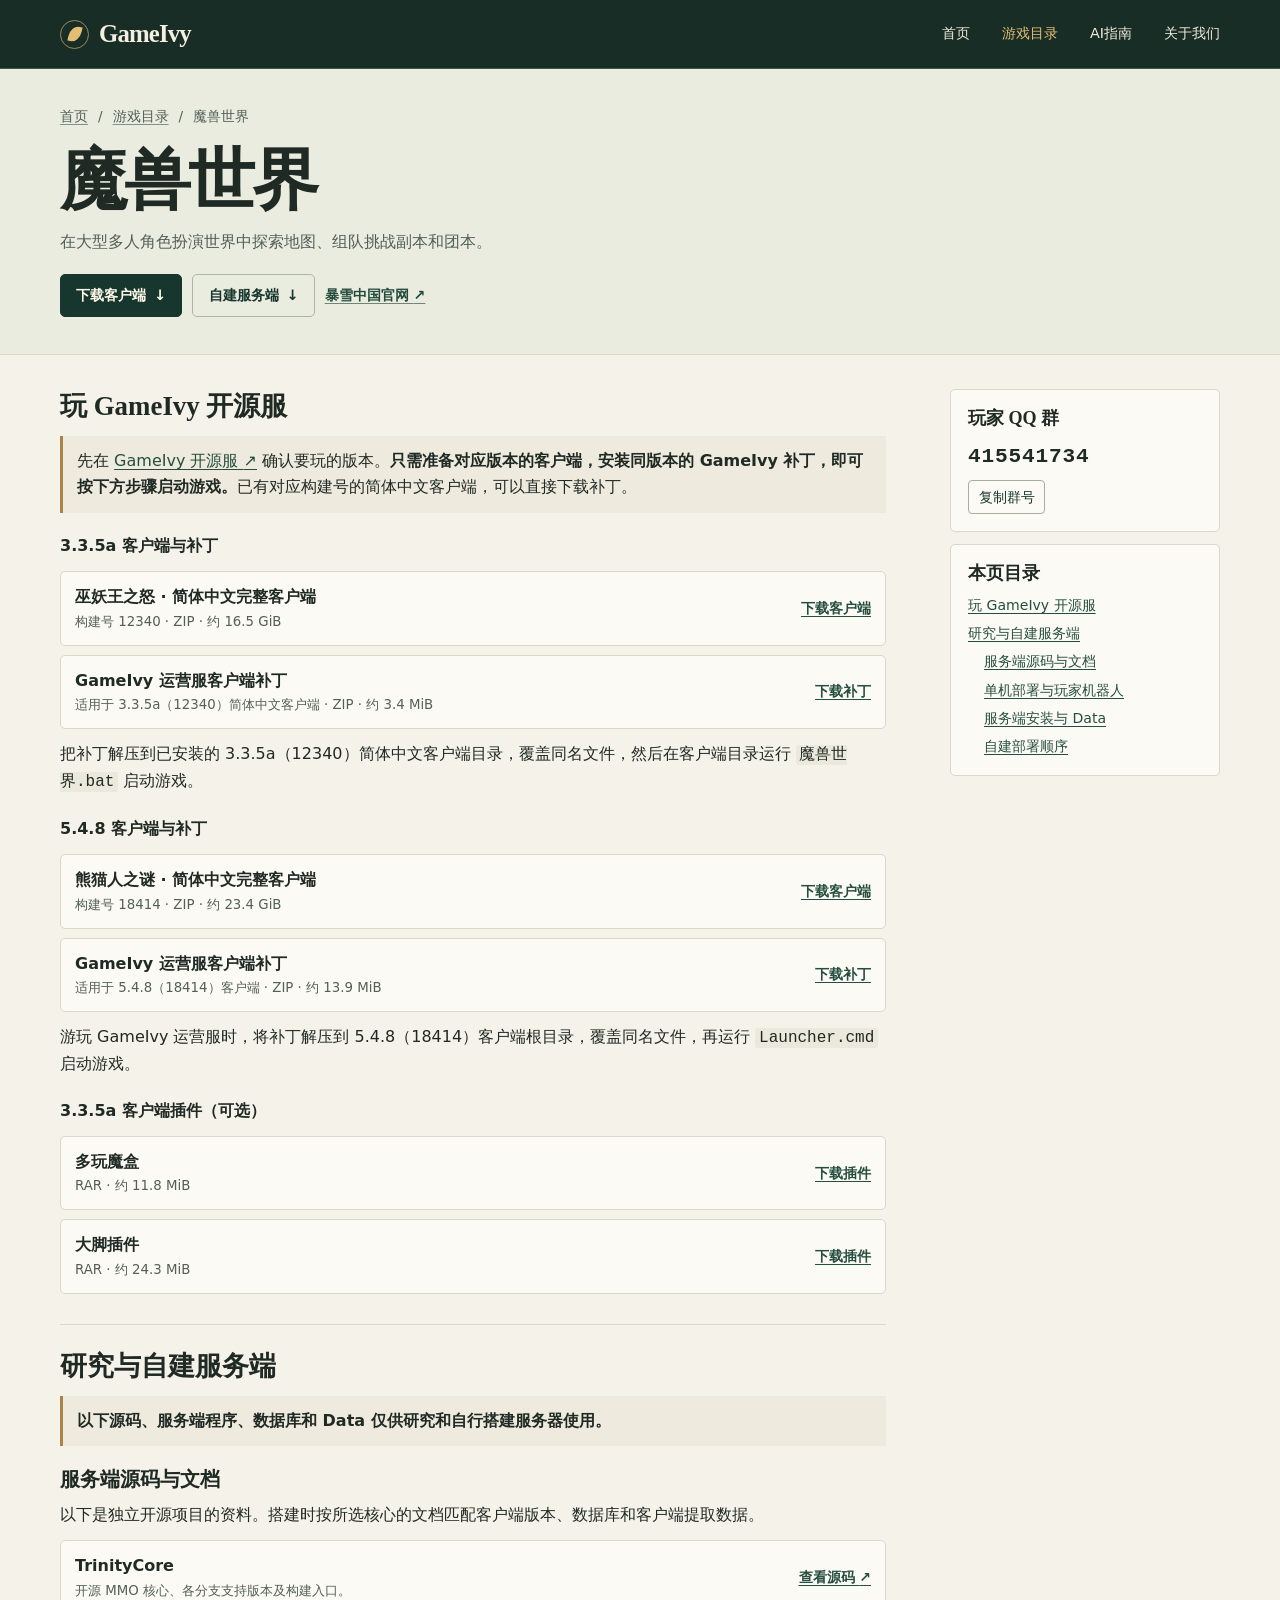
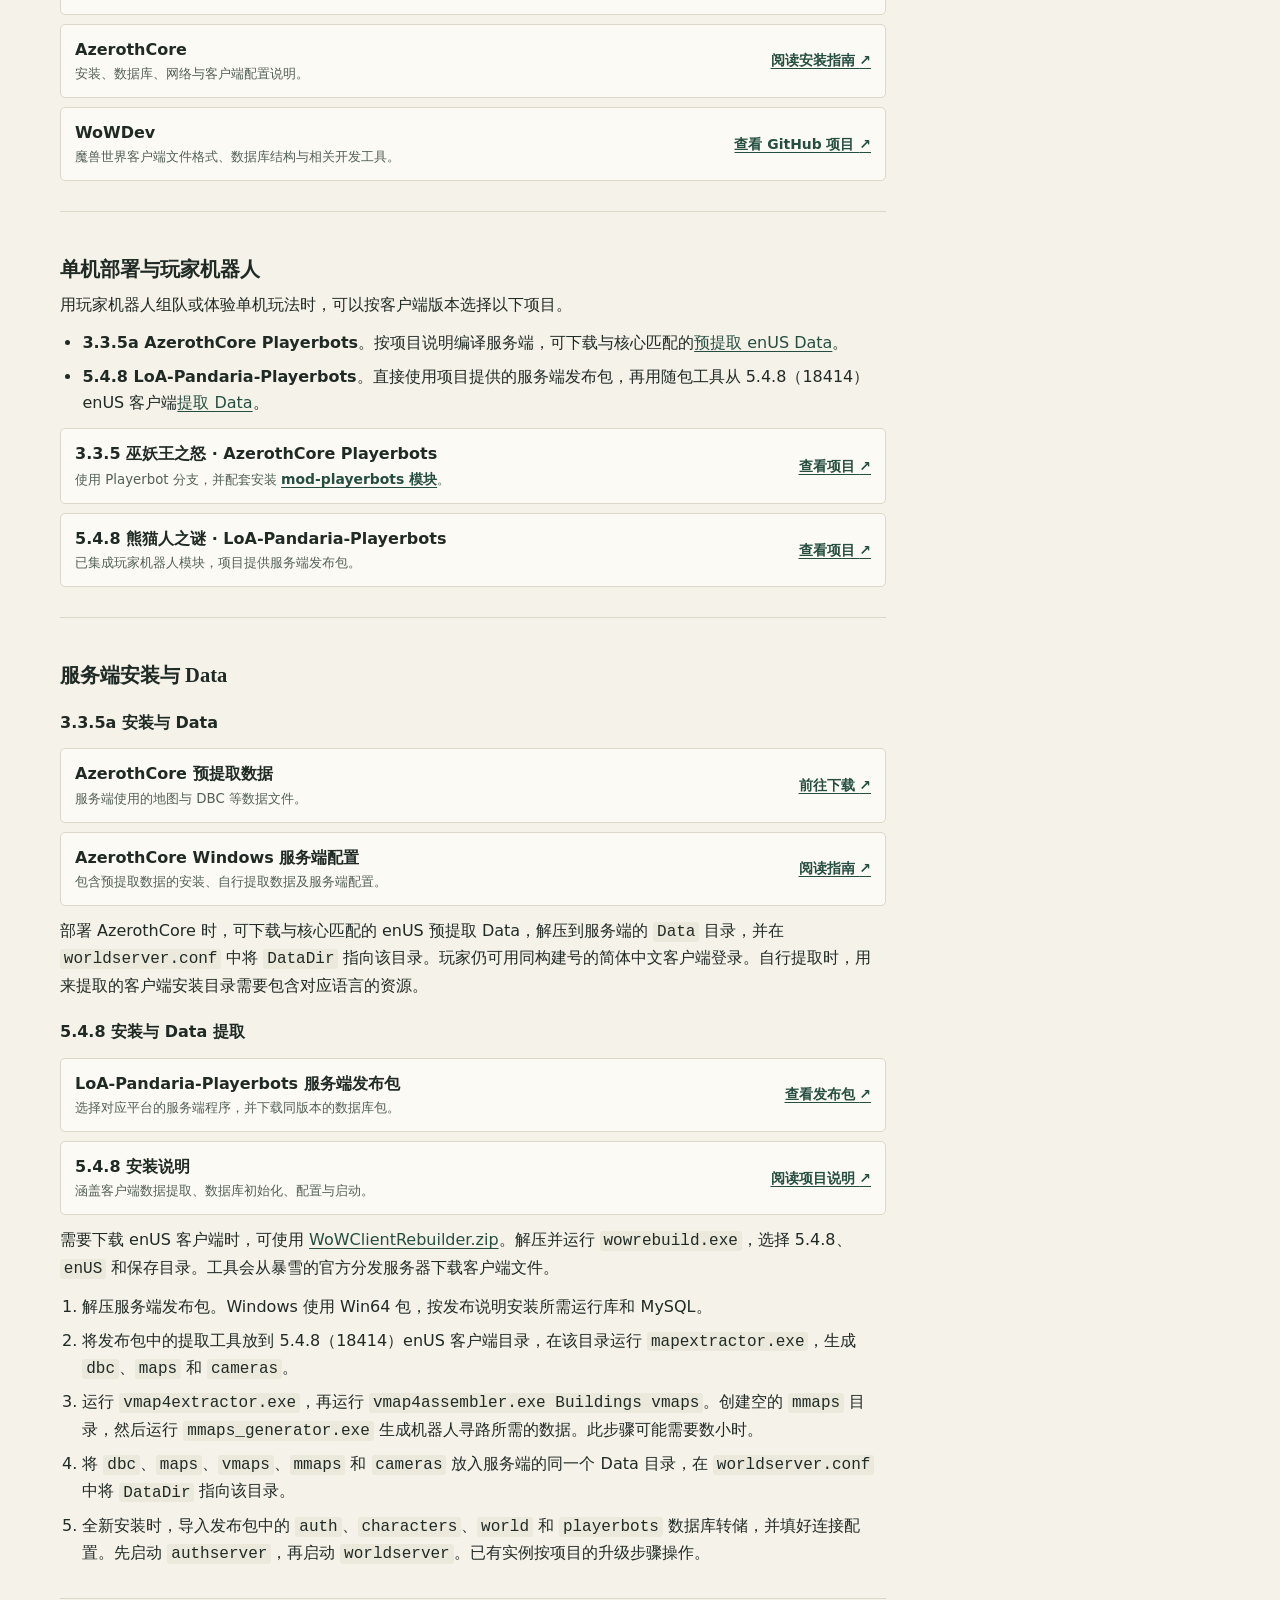
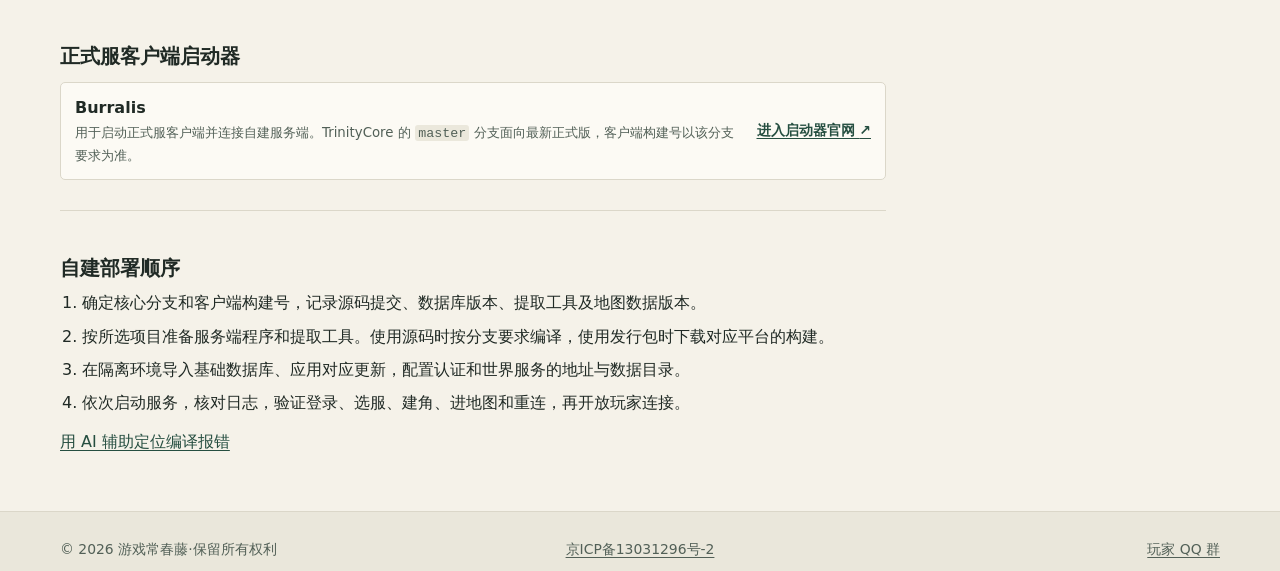
<file: wow.html>
<!doctype html>
<html lang="zh-CN">
<head>
  <meta charset="utf-8">
  <meta name="viewport" content="width=device-width, initial-scale=1">
  <meta name="description" content="魔兽世界暴雪中国官网、GameIvy 开源服、客户端下载、服务端部署资料与玩家 QQ 群。">
  <title>魔兽世界 · GameIvy</title>
  <link rel="stylesheet" href="./gameivy.css">
  <script src="./gameivy.js" defer></script>
</head>
<body>
  <a class="skip" href="#main">跳至主要内容</a>
  <header class="site-header">
    <div class="wrap site-bar">
      <a class="brand" href="./" aria-label="GameIvy 首页"><span class="brand-mark" aria-hidden="true"></span>GameIvy</a>
      <nav class="site-nav" aria-label="主导航">
        <a href="./">首页</a>
        <a href="./#games" aria-current="true">游戏目录</a>
        <a href="./ai.html">AI指南</a>
        <a href="./about.html">关于我们</a>
      </nav>
    </div>
  </header>

  <main id="main">
    <div class="article-head">
      <div class="wrap">
        <nav class="breadcrumbs" aria-label="当前位置"><a href="./">首页</a><span aria-hidden="true">/</span><a href="./#games">游戏目录</a><span aria-hidden="true">/</span><span aria-current="page">魔兽世界</span></nav>
        <h1>魔兽世界</h1>
        <p>在大型多人角色扮演世界中探索地图、组队挑战副本和团本。</p>
        <div class="actions">
          <a href="#play" class="button">下载客户端 <span aria-hidden="true">↓</span></a>
          <a href="#self-host" class="button secondary">自建服务端 <span aria-hidden="true">↓</span></a>
          <a href="https://wow.blizzard.cn/?source=wow163" class="text-link" target="_blank" rel="noopener">暴雪中国官网 <span aria-hidden="true">↗</span></a>
        </div>
      </div>
    </div>
    <div class="wrap article-layout">
      <article class="article">
        <section id="play">
          <h2>玩 GameIvy 开源服</h2>
          <p class="note">先在 <a href="https://wow.gameivy.com/" target="_blank" rel="noopener">GameIvy 开源服 <span aria-hidden="true">↗</span></a> 确认要玩的版本。<strong>只需准备对应版本的客户端，安装同版本的 GameIvy 补丁，即可按下方步骤启动游戏。</strong>已有对应构建号的简体中文客户端，可以直接下载补丁。</p>
          <h3 id="client-335">3.3.5a 客户端与补丁</h3>
          <div class="download-list">
            <div class="download">
              <div><strong>巫妖王之怒 · 简体中文完整客户端</strong><small>构建号 12340 · ZIP · 约 16.5 GiB</small></div>
              <a href="./downloads/World-of-Warcraft-3.3.5.12340-zhCN.zip" aria-label="下载 3.3.5a 简体中文完整客户端">下载客户端</a>
            </div>
            <div class="download">
              <div><strong>GameIvy 运营服客户端补丁</strong><small>适用于 3.3.5a（12340）简体中文客户端 · ZIP · 约 3.4 MiB</small></div>
              <a href="./downloads/WoW_Client_v3.3.5.12340.zip" aria-label="下载 GameIvy 3.3.5a 运营服补丁">下载补丁</a>
            </div>
          </div>
          <p>把补丁解压到已安装的 3.3.5a（12340）简体中文客户端目录，覆盖同名文件，然后在客户端目录运行 <code>魔兽世界.bat</code> 启动游戏。</p>
          <h3 id="client-548">5.4.8 客户端与补丁</h3>
          <div class="download-list">
            <div class="download">
              <div><strong>熊猫人之谜 · 简体中文完整客户端</strong><small>构建号 18414 · ZIP · 约 23.4 GiB</small></div>
              <a href="./downloads/World-of-Warcraft-5.4.8.18414-zhCN.zip" aria-label="下载 5.4.8 简体中文完整客户端">下载客户端</a>
            </div>
            <div class="download">
              <div><strong>GameIvy 运营服客户端补丁</strong><small>适用于 5.4.8（18414）客户端 · ZIP · 约 13.9 MiB</small></div>
              <a href="./downloads/WoW_Client_v5.4.8.18414.zip" aria-label="下载 GameIvy 5.4.8 运营服补丁">下载补丁</a>
            </div>
          </div>
          <p>游玩 GameIvy 运营服时，将补丁解压到 5.4.8（18414）客户端根目录，覆盖同名文件，再运行 <code>Launcher.cmd</code> 启动游戏。</p>
          <h3 id="addons-335">3.3.5a 客户端插件（可选）</h3>
          <div class="download-list">
            <div class="download">
              <div><strong>多玩魔盒</strong><small>RAR · 约 11.8 MiB</small></div>
              <a href="./downloads/%E5%A4%9A%E7%8E%A9%E9%AD%94%E7%9B%92.rar" aria-label="下载多玩魔盒">下载插件</a>
            </div>
            <div class="download">
              <div><strong>大脚插件</strong><small>RAR · 约 24.3 MiB</small></div>
              <a href="./downloads/%E5%A4%A7%E8%84%9A%E6%8F%92%E4%BB%B6.rar" aria-label="下载大脚插件">下载插件</a>
            </div>
          </div>
        </section>
        <section id="self-host" class="server-resources">
          <h2>研究与自建服务端</h2>
          <p class="note"><strong>以下源码、服务端程序、数据库和 Data 仅供研究和自行搭建服务器使用。</strong></p>
          <section id="downloads">
            <h3>服务端源码与文档</h3>
            <p>以下是独立开源项目的资料。搭建时按所选核心的文档匹配客户端版本、数据库和客户端提取数据。</p>
            <div class="download-list">
              <div class="download">
                <div><strong>TrinityCore</strong><small>开源 MMO 核心、各分支支持版本及构建入口。</small></div>
                <a href="https://github.com/TrinityCore/TrinityCore" aria-label="查看源码 · TrinityCore" target="_blank" rel="noopener">查看源码 <span aria-hidden="true">↗</span></a>
              </div>
              <div class="download">
                <div><strong>AzerothCore</strong><small>安装、数据库、网络与客户端配置说明。</small></div>
                <a href="https://www.azerothcore.org/wiki/installation" aria-label="阅读安装指南 · AzerothCore" target="_blank" rel="noopener">阅读安装指南 <span aria-hidden="true">↗</span></a>
              </div>
              <div class="download">
                <div><strong>WoWDev</strong><small>魔兽世界客户端文件格式、数据库结构与相关开发工具。</small></div>
                <a href="https://github.com/wowdev" aria-label="查看 GitHub 项目 · WoWDev" target="_blank" rel="noopener">查看 GitHub 项目 <span aria-hidden="true">↗</span></a>
              </div>
            </div>
          </section>
          <section id="playerbots">
            <h3>单机部署与玩家机器人</h3>
            <p>用玩家机器人组队或体验单机玩法时，可以按客户端版本选择以下项目。</p>
            <ul>
              <li><strong>3.3.5a AzerothCore Playerbots</strong>。按项目说明编译服务端，可下载与核心匹配的<a href="#server-data-335">预提取 enUS Data</a>。</li>
              <li><strong>5.4.8 LoA-Pandaria-Playerbots</strong>。直接使用项目提供的服务端发布包，再用随包工具从 5.4.8（18414）enUS 客户端<a href="#playerbots-548-setup">提取 Data</a>。</li>
            </ul>
            <div class="download-list">
              <div class="download">
                <div><strong>3.3.5 巫妖王之怒 · AzerothCore Playerbots</strong><small>使用 Playerbot 分支，并配套安装 <a href="https://github.com/mod-playerbots/mod-playerbots" target="_blank" rel="noopener">mod-playerbots 模块</a>。</small></div>
                <a href="https://github.com/mod-playerbots/azerothcore-wotlk" aria-label="查看 3.3.5 AzerothCore Playerbots 项目" target="_blank" rel="noopener">查看项目 <span aria-hidden="true">↗</span></a>
              </div>
              <div class="download">
                <div><strong>5.4.8 熊猫人之谜 · LoA-Pandaria-Playerbots</strong><small>已集成玩家机器人模块，项目提供服务端发布包。</small></div>
                <a href="https://github.com/1LineAtaTime/LoA-Pandaria-Playerbots" aria-label="查看 5.4.8 LoA-Pandaria-Playerbots 项目" target="_blank" rel="noopener">查看项目 <span aria-hidden="true">↗</span></a>
              </div>
            </div>
          </section>
          <section id="server-setup">
            <h3>服务端安装与 Data</h3>
            <h4 id="server-data-335">3.3.5a 安装与 Data</h4>
            <div class="download-list">
              <div class="download">
                <div><strong>AzerothCore 预提取数据</strong><small>服务端使用的地图与 DBC 等数据文件。</small></div>
                <a href="https://github.com/wowgaming/client-data/releases/" aria-label="打开 3.3.5a 服务端 Data 下载页" target="_blank" rel="noopener">前往下载 <span aria-hidden="true">↗</span></a>
              </div>
              <div class="download">
                <div><strong>AzerothCore Windows 服务端配置</strong><small>包含预提取数据的安装、自行提取数据及服务端配置。</small></div>
                <a href="https://www.azerothcore.org/wiki/windows-server-setup" aria-label="阅读 AzerothCore Windows 服务端配置指南" target="_blank" rel="noopener">阅读指南 <span aria-hidden="true">↗</span></a>
              </div>
            </div>
            <p>部署 AzerothCore 时，可下载与核心匹配的 enUS 预提取 Data，解压到服务端的 <code>Data</code> 目录，并在 <code>worldserver.conf</code> 中将 <code>DataDir</code> 指向该目录。玩家仍可用同构建号的简体中文客户端登录。自行提取时，用来提取的客户端安装目录需要包含对应语言的资源。</p>
            <h4 id="playerbots-548-setup">5.4.8 安装与 Data 提取</h4>
            <div class="download-list">
              <div class="download">
                <div><strong>LoA-Pandaria-Playerbots 服务端发布包</strong><small>选择对应平台的服务端程序，并下载同版本的数据库包。</small></div>
                <a href="https://github.com/1LineAtaTime/LoA-Pandaria-Playerbots/releases" aria-label="下载 5.4.8 Playerbots 服务端发布包" target="_blank" rel="noopener">查看发布包 <span aria-hidden="true">↗</span></a>
              </div>
              <div class="download">
                <div><strong>5.4.8 安装说明</strong><small>涵盖客户端数据提取、数据库初始化、配置与启动。</small></div>
                <a href="https://github.com/1LineAtaTime/LoA-Pandaria-Playerbots#readme" aria-label="阅读 5.4.8 Playerbots 安装说明" target="_blank" rel="noopener">阅读项目说明 <span aria-hidden="true">↗</span></a>
              </div>
            </div>
            <p id="client-548-downloader">需要下载 enUS 客户端时，可使用 <a href="./downloads/WoWClientRebuilder.zip">WoWClientRebuilder.zip</a>。解压并运行 <code>wowrebuild.exe</code>，选择 5.4.8、<code>enUS</code> 和保存目录。工具会从暴雪的官方分发服务器下载客户端文件。</p>
            <ol>
              <li>解压服务端发布包。Windows 使用 Win64 包，按发布说明安装所需运行库和 MySQL。</li>
              <li>将发布包中的提取工具放到 5.4.8（18414）enUS 客户端目录，在该目录运行 <code>mapextractor.exe</code>，生成 <code>dbc</code>、<code>maps</code> 和 <code>cameras</code>。</li>
              <li>运行 <code>vmap4extractor.exe</code>，再运行 <code>vmap4assembler.exe Buildings vmaps</code>。创建空的 <code>mmaps</code> 目录，然后运行 <code>mmaps_generator.exe</code> 生成机器人寻路所需的数据。此步骤可能需要数小时。</li>
              <li>将 <code>dbc</code>、<code>maps</code>、<code>vmaps</code>、<code>mmaps</code> 和 <code>cameras</code> 放入服务端的同一个 Data 目录，在 <code>worldserver.conf</code> 中将 <code>DataDir</code> 指向该目录。</li>
              <li>全新安装时，导入发布包中的 <code>auth</code>、<code>characters</code>、<code>world</code> 和 <code>playerbots</code> 数据库转储，并填好连接配置。先启动 <code>authserver</code>，再启动 <code>worldserver</code>。已有实例按项目的升级步骤操作。</li>
            </ol>
          </section>
          <section id="client-retail">
            <h3>正式服客户端启动器</h3>
            <div class="download-list">
              <div class="download">
                <div><strong>Burralis</strong><small>用于启动正式服客户端并连接自建服务端。TrinityCore 的 <code>master</code> 分支面向最新正式版，客户端构建号以该分支要求为准。</small></div>
                <a href="https://burralis.io/" aria-label="进入启动器官网 · Burralis" target="_blank" rel="noopener">进入启动器官网 <span aria-hidden="true">↗</span></a>
              </div>
            </div>
          </section>
          <section id="deploy">
            <h3>自建部署顺序</h3>
            <ol>
              <li>确定核心分支和客户端构建号，记录源码提交、数据库版本、提取工具及地图数据版本。</li>
              <li>按所选项目准备服务端程序和提取工具。使用源码时按分支要求编译，使用发行包时下载对应平台的构建。</li>
              <li>在隔离环境导入基础数据库、应用对应更新，配置认证和世界服务的地址与数据目录。</li>
              <li>依次启动服务，核对日志，验证登录、选服、建角、进地图和重连，再开放玩家连接。</li>
            </ol>
            <p><a href="./ai.html#compile">用 AI 辅助定位编译报错</a></p>
          </section>
        </section>
      </article>
      <aside class="sidebar">
        <section class="side-panel" aria-labelledby="chat-title">
        <h2 id="chat-title">玩家 QQ 群</h2>
        <span class="qq-number" id="qq-group">415541734</span>
        <button class="copy" type="button" data-copy-qq="qq-group" hidden>复制群号</button>
        <span class="copy-status" role="status"></span>
      </section>
        <nav class="side-panel" aria-label="本页目录">
        <h2>本页目录</h2>
        <ul class="jump-list">
          <li><a href="#play">玩 GameIvy 开源服</a></li>
          <li><a href="#self-host">研究与自建服务端</a>
            <ul class="jump-list">
              <li><a href="#downloads">服务端源码与文档</a></li>
              <li><a href="#playerbots">单机部署与玩家机器人</a></li>
              <li><a href="#server-setup">服务端安装与 Data</a></li>
              <li><a href="#deploy">自建部署顺序</a></li>
            </ul>
          </li>
        </ul>
      </nav>
      </aside>
    </div>
  </main>

  <footer class="site-footer">
    <div class="wrap footer-inner">
      <span>© 2026 游戏常春藤·保留所有权利</span>
      <a href="https://beian.miit.gov.cn/" target="_blank" rel="noopener">京ICP备13031296号-2</a>
      <a class="footer-community" href="./about.html#community">玩家 QQ 群</a>
    </div>
  </footer>
</body>
</html>
</file>
<file: gameivy.css>
:root {
  color-scheme: light;
  --page: #f5f2e9;
  --paper: #fcfaf4;
  --ink: #202a25;
  --quiet: #526057;
  --forest: #17372e;
  --gold: #e5bd72;
  --line: #dbd7c9;
  --serif: "Songti SC", "Noto Serif CJK SC", "SimSun", Georgia, serif;
  font: 16px/1.65 "PingFang SC", "Microsoft YaHei", system-ui, sans-serif;
}

*, *::before, *::after { box-sizing: border-box; }
html { scroll-padding-top: 1rem; }
body { margin: 0; background: var(--page); color: var(--ink); }
a { color: inherit; }
a:focus-visible, button:focus-visible { outline: 2px solid #a16b24; outline-offset: 4px; }
h1, h2, h3, p { margin-top: 0; }
button { font: inherit; }
.wrap { width: min(1160px, calc(100% - 64px)); margin-inline: auto; }
.skip { position: absolute; inset: .65rem auto auto .65rem; padding: .5rem .75rem; transform: translateY(-200%); z-index: 5; background: var(--paper); color: var(--ink); }
.skip:focus { transform: none; }

.site-header { background: #182d26; color: #f4efe0; border-bottom: 1px solid #40574b; }
.site-bar { min-height: 68px; display: flex; align-items: center; justify-content: space-between; gap: 20px; }
.brand { display: inline-flex; align-items: center; gap: 10px; text-decoration: none; font: 700 1.55rem/1 Georgia, serif; letter-spacing: -.035em; white-space: nowrap; }
.brand-mark { width: 29px; height: 29px; display: grid; place-items: center; border: 1px solid #9b895b; border-radius: 50%; }
.brand-mark::before { content: ""; width: 12px; height: 16px; background: var(--gold); border-radius: 75% 0 75% 0; transform: rotate(13deg); }
.site-nav { display: flex; align-items: center; flex-wrap: wrap; gap: clamp(12px, 3vw, 32px); }
.site-nav a { color: #f2ecda; text-decoration: none; font-size: .9rem; padding-block: .45rem; }
.site-nav a:hover, .site-nav [aria-current] { color: var(--gold); }

.hero {
  color: #fff7e6;
  background: linear-gradient(90deg, #102723e8 0%, #1027238a 37%, #10272300 72%), url("gameivy-valley.jpg") 62% center / cover no-repeat, #102723;
  border-bottom: 3px solid #b99a59;
}
.hero-inner { min-height: clamp(400px, 39vw, 495px); display: flex; flex-direction: column; justify-content: center; align-items: flex-start; padding-block: 56px; }
.hero h1 { max-width: 11ch; margin-bottom: 21px; font: 800 clamp(2.8rem, 5.6vw, 5.05rem)/1.13 var(--serif); letter-spacing: -.045em; }
.hero p { max-width: 28em; margin-bottom: 27px; color: #f4ecd8; font-size: clamp(.96rem, 1.45vw, 1.15rem); }
.actions { display: flex; flex-wrap: wrap; align-items: center; gap: 10px; }
.button { display: inline-flex; align-items: center; justify-content: center; gap: .55em; min-height: 43px; padding: .55rem .95rem; border: 1px solid var(--forest); border-radius: 5px; background: var(--forest); color: #fff9e9; text-decoration: none; font-weight: 700; font-size: .9rem; }
.button:hover { background: #254b3d; }
.button.secondary { background: transparent; color: var(--forest); border-color: #adb5a4; }
.button.secondary:hover { background: #e8eadf; }
.hero .button { background: var(--gold); color: #233128; border-color: var(--gold); }
.hero .button.secondary { color: #fff7e6; background: #162d2777; border-color: #e7d69b88; }
.hero .button:hover { background: #f5d590; }
.hero .button.secondary:hover { background: #24483e; }

.home-section { padding-block: 44px 51px; }
.section-heading { display: flex; align-items: baseline; justify-content: space-between; flex-wrap: wrap; gap: 5px 18px; margin-bottom: 19px; }
.section-heading h2 { margin: 0; font: 800 clamp(1.8rem, 3vw, 2.45rem)/1.2 var(--serif); }
.section-heading p { margin: 0; color: var(--quiet); font-size: .93rem; }
.module-grid { display: grid; grid-template-columns: repeat(3, minmax(0, 1fr)); gap: 14px; }
.module-card { min-width: 0; display: flex; flex-direction: column; overflow: hidden; border: 1px solid var(--line); border-top: 3px solid var(--accent, #62794d); border-radius: 5px; background: var(--paper); }
.module-card:hover { border-color: var(--accent, #62794d); }
.module-card-image { display: block; width: 100%; height: auto; aspect-ratio: 2 / 1; object-fit: cover; border-bottom: 1px solid var(--line); background: #eae7db; }
.module-card-body { flex: 1; min-width: 0; display: flex; flex-direction: column; padding: 17px 20px 20px; }
.module-card h3 { margin-bottom: 8px; font: 800 1.48rem/1.35 var(--serif); }
.module-card p { color: var(--quiet); margin-bottom: 17px; font-size: .9rem; }
.world-type { margin-bottom: 8px; color: var(--accent, #62794d); font-size: .77rem; font-weight: 700; }
.card-links { display: flex; gap: 6px 14px; flex-wrap: wrap; margin-top: auto; }
.text-link { color: #234b3d; font-size: .88rem; font-weight: 700; text-underline-offset: .22em; text-decoration-color: #728477; }
.text-link:hover { color: #773f22; text-decoration-color: currentColor; }
.wow { --accent: #806038; }
.thousand { --accent: #92503d; }
.crossgate { --accent: #855775; }
.minecraft { --accent: #526b3d; }
.mud { --accent: #3e626b; }
.about { --accent: #666458; }

.article-head { padding-block: 36px 37px; border-bottom: 1px solid var(--line); background: #ebece0; }
.breadcrumbs { display: flex; flex-wrap: wrap; gap: 6px 10px; align-items: center; margin-bottom: 17px; font-size: .85rem; color: var(--quiet); }
.breadcrumbs a { text-decoration-color: #829186; text-underline-offset: .2em; }
.article-head h1 { margin-bottom: 11px; font: 800 clamp(2.55rem, 6vw, 4.2rem)/1.1 var(--serif); letter-spacing: -.045em; }
.article-head p { max-width: 42rem; margin: 0; color: var(--quiet); }
.article-head .actions { margin-top: 18px; }
.article-layout { display: grid; grid-template-columns: minmax(0, 1fr) minmax(216px, 270px); gap: clamp(28px, 5vw, 68px); align-items: start; padding-block: 34px 56px; }
.article-layout.solo { grid-template-columns: minmax(0, 780px); }
.article { min-width: 0; }
.article section + section { margin-top: 30px; padding-top: 24px; border-top: 1px solid var(--line); }
.article h2 { margin-bottom: 12px; font: 800 1.68rem/1.3 var(--serif); }
.article h3 { margin: 20px 0 8px; font-size: 1rem; }
.server-resources > section > h3 { font: 800 1.28rem/1.35 var(--serif); }
.server-resources h4 { margin: 20px 0 8px; font-size: 1rem; }
.article p, .article ul, .article ol { margin-block: 0 12px; }
.article p:last-child, .article li p { margin-bottom: 0; }
.article ol, .article ul { padding-inline-start: 1.4em; }
.article li + li { margin-top: 7px; }
.article a:not(.button), .sidebar a { color: #254e40; text-underline-offset: .2em; }
.download-list { display: grid; gap: 9px; margin-block: 12px; }
.download { display: flex; justify-content: space-between; align-items: center; gap: 12px; padding: 12px 14px; background: var(--paper); border: 1px solid var(--line); border-radius: 5px; }
.download strong { display: block; }
.download small { display: block; color: var(--quiet); }
.download a { white-space: nowrap; font-size: .87rem; font-weight: 700; }
.note { padding: 12px 14px; background: #efeade; border-left: 3px solid #a88547; }
pre { overflow-x: auto; padding: 14px; border-radius: 5px; background: #21352d; color: #fff4dc; font-size: .88rem; }
code, .qq-number { font-family: ui-monospace, "Cascadia Mono", Consolas, monospace; }
:not(pre) > code { padding: .06em .24em; background: #ebe8dc; border-radius: 3px; overflow-wrap: anywhere; }

.sidebar { display: grid; gap: 12px; }
.side-panel { padding: 17px; border: 1px solid var(--line); background: var(--paper); border-radius: 5px; }
.side-panel h2 { margin: 0 0 8px; font: 800 1.13rem/1.3 var(--serif); }
.side-panel p { margin-bottom: 8px; }
.qq-number { display: block; margin-bottom: 7px; font-size: 1.32rem; font-weight: 700; letter-spacing: .04em; }
.copy { padding: .3rem .6rem; border: 1px solid #a7af9e; color: var(--forest); background: transparent; border-radius: 4px; cursor: pointer; font-size: .85rem; }
.copy:hover { background: #e8eadf; }
.copy-status { display: block; color: var(--quiet); font-size: .82rem; }
.copy-status:not(:empty) { margin-top: 5px; }
.jump-list { margin: 0; padding: 0; list-style: none; font-size: .88rem; }
.jump-list li + li { margin-top: 5px; }
.jump-list .jump-list { margin: 5px 0 0 1rem; }
.community-links { padding: 0 !important; list-style: none; }
.community-links li { display: flex; justify-content: space-between; flex-wrap: wrap; gap: 7px; padding: 8px 0; border-bottom: 1px solid var(--line); }
.community-links .qq-number { display: inline; margin: 0; font-size: .96rem; }

.site-footer { background: #eae7db; border-top: 1px solid var(--line); color: var(--quiet); }
.footer-inner { display: grid; grid-template-columns: minmax(0, 1fr) auto minmax(0, 1fr); align-items: center; gap: 7px 22px; min-height: 75px; padding-block: 13px; font-size: .87rem; }
.footer-inner a { text-underline-offset: .2em; }
.footer-community { justify-self: end; }

@media (max-width: 860px) {
  .module-grid { grid-template-columns: repeat(2, minmax(0, 1fr)); }
  .hero { background-position: 62% center; }
}

@media (max-width: 620px) {
  .wrap { width: calc(100% - 36px); }
  .site-bar { min-height: auto; display: grid; justify-content: start; gap: 9px; padding-block: 13px; }
  .site-nav { gap: 4px 15px; }
  .site-nav a { font-size: .82rem; padding-block: .22rem; }
  .hero { background-image: linear-gradient(90deg, #102723e8 0%, #102723a8 55%, #10272359 100%), url("gameivy-valley.jpg"); background-position: 66% center; }
  .hero-inner { min-height: 355px; padding-block: 39px; }
  .hero h1 { font-size: clamp(2.5rem, 10vw, 3.35rem); }
  .home-section { padding-block: 32px 38px; }
  .section-heading { display: block; }
  .section-heading p { margin-top: 5px; }
  .module-grid, .article-layout { grid-template-columns: minmax(0, 1fr); }
  .article-head { padding-block: 27px; }
  .sidebar:has(.copy) { grid-row: 1; }
  .sidebar:not(:has(.copy)) { display: none; }
  .article-layout { gap: 24px; padding-block: 25px 38px; }
  .sidebar nav.side-panel { display: none; }
  .footer-inner { grid-template-columns: minmax(0, 1fr); text-align: center; }
  .footer-community { justify-self: center; }
}
</file>
